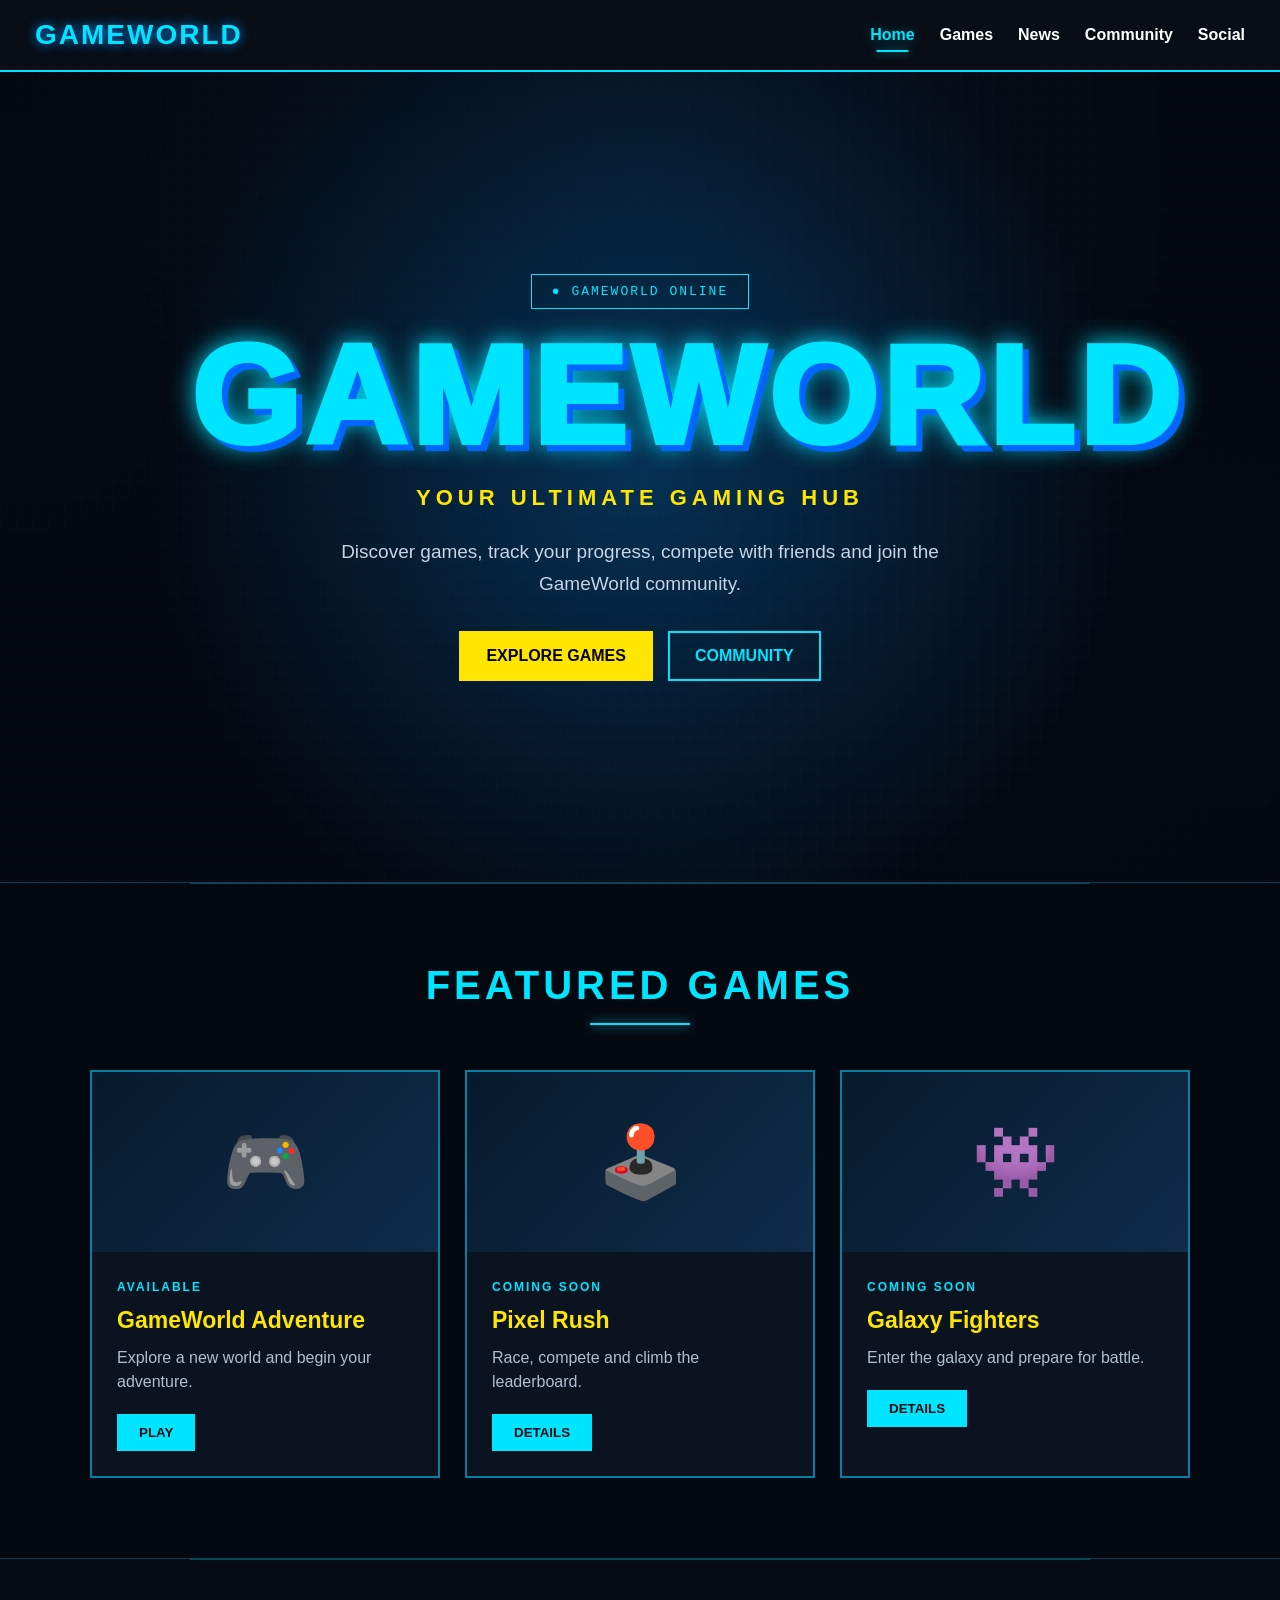
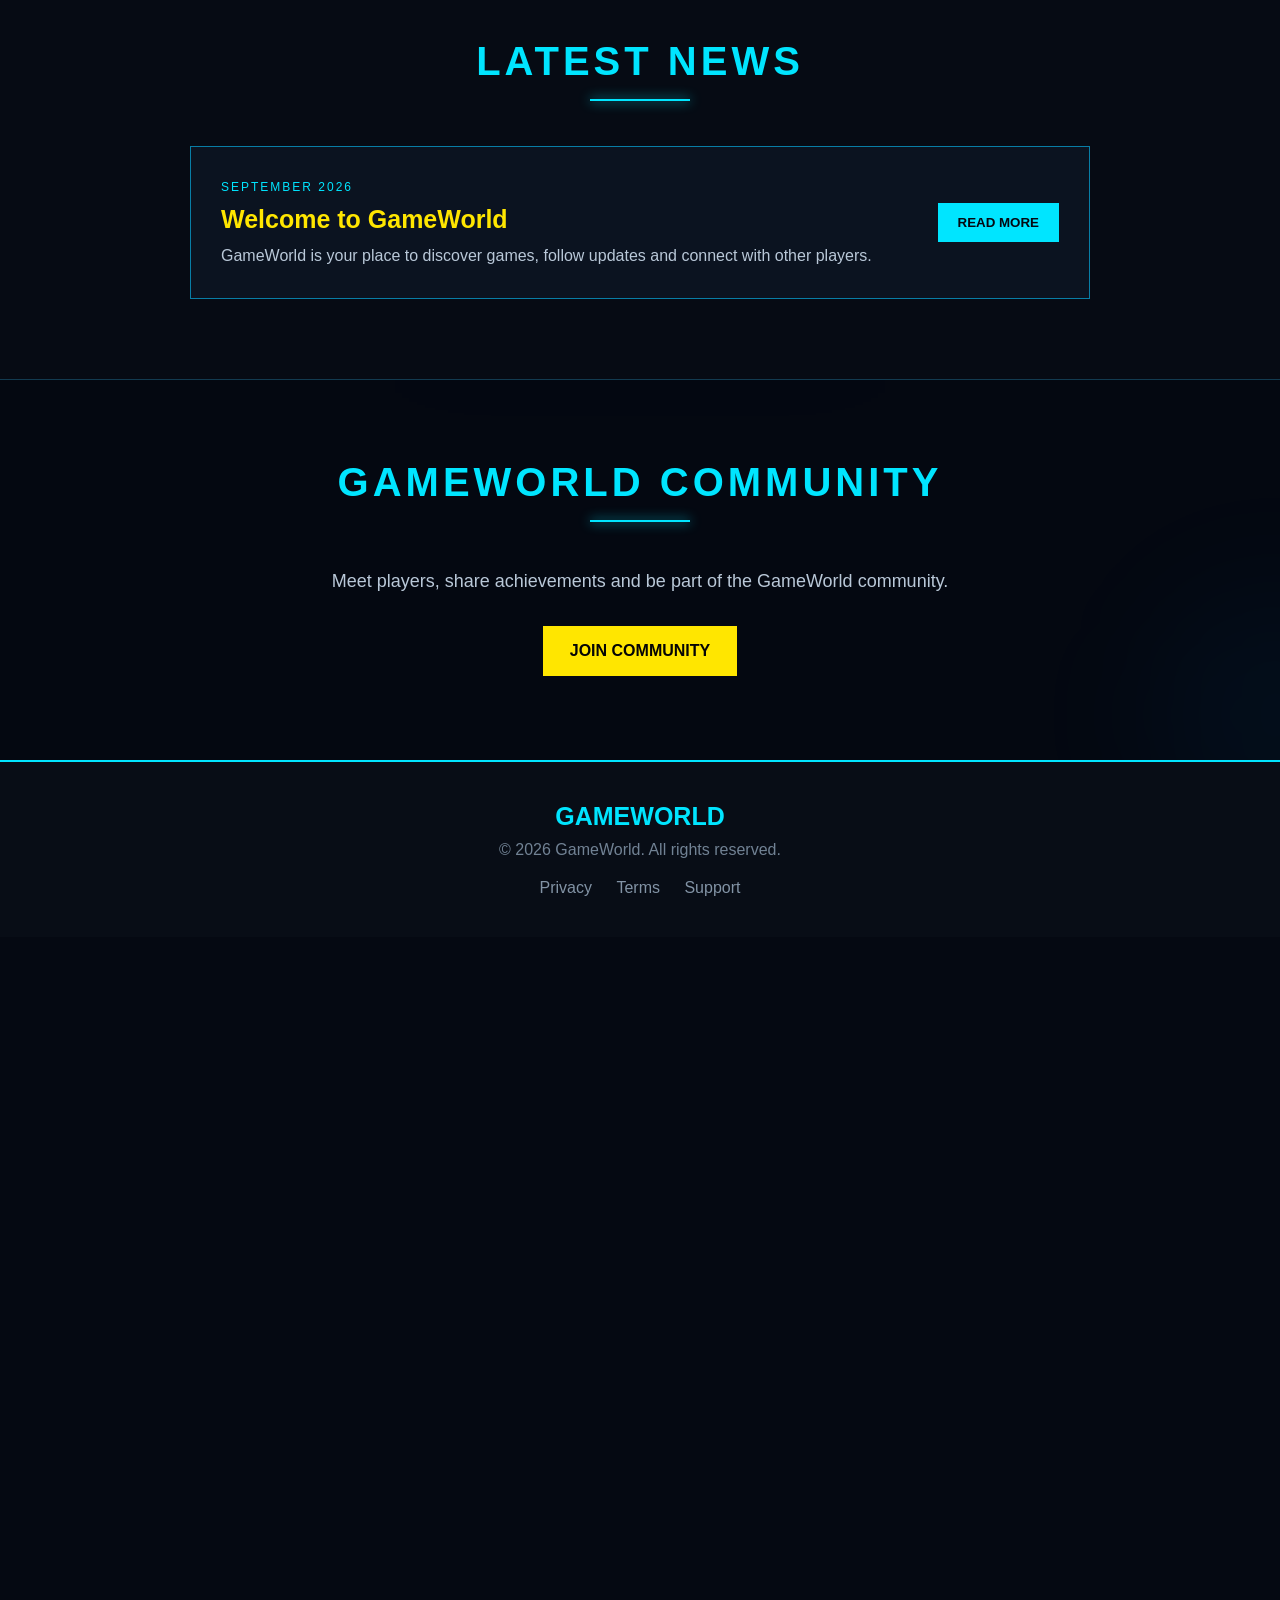
<file: index.html>
<!DOCTYPE html>
<html lang="en">
<head>
    <meta charset="UTF-8">
    <meta name="viewport" content="width=device-width, initial-scale=1.0">

    <title>GameWorld</title>

    <link rel="icon" type="image/svg+xml" href="favicon.svg">

    <link rel="stylesheet" href="style.css">

    <style>

        /* =====================================================
           GLOBAL
        ===================================================== */

        html {
            scroll-behavior: smooth;
        }

        body {
            overflow-x: hidden;
        }


        /* =====================================================
           SCROLL PROGRESS
        ===================================================== */

        .scroll-progress {
            position: fixed;
            top: 0;
            left: 0;
            width: 0%;
            height: 4px;
            background: #00e5ff;
            box-shadow:
                0 0 10px #00e5ff,
                0 0 30px rgba(0, 229, 255, 0.7);
            z-index: 100000;
            pointer-events: none;
        }


        /* =====================================================
           BACKGROUND PARTICLES
        ===================================================== */

        .ambient-background {
            position: fixed;
            inset: 0;
            z-index: -3;
            pointer-events: none;
            overflow: hidden;
            background:
                radial-gradient(
                    circle at 20% 20%,
                    rgba(0, 229, 255, 0.045),
                    transparent 25%
                ),
                radial-gradient(
                    circle at 80% 70%,
                    rgba(0, 150, 255, 0.04),
                    transparent 30%
                );
        }

        .ambient-orb {
            position: absolute;
            border-radius: 50%;
            filter: blur(70px);
            opacity: 0.35;
            animation: orbFloat 9s ease-in-out infinite;
        }

        .ambient-orb.one {
            width: 320px;
            height: 320px;
            left: -130px;
            top: 20%;
            background: rgba(0, 229, 255, 0.09);
        }

        .ambient-orb.two {
            width: 280px;
            height: 280px;
            right: -100px;
            top: 55%;
            background: rgba(0, 140, 255, 0.08);
            animation-delay: -3s;
        }

        .ambient-orb.three {
            width: 230px;
            height: 230px;
            left: 45%;
            bottom: -110px;
            background: rgba(0, 229, 255, 0.06);
            animation-delay: -5s;
        }

        @keyframes orbFloat {

            0%,
            100% {
                transform:
                    translate3d(0, 0, 0)
                    scale(1);
            }

            50% {
                transform:
                    translate3d(35px, -25px, 0)
                    scale(1.08);
            }

        }


        /* =====================================================
           PARTICLES
        ===================================================== */

        .particle-layer {
            position: absolute;
            inset: 0;
            pointer-events: none;
            overflow: hidden;
        }

        .particle {
            position: absolute;
            width: 3px;
            height: 3px;
            border-radius: 50%;
            background: #00e5ff;
            box-shadow:
                0 0 8px #00e5ff;
            opacity: 0;
            animation:
                particleFloat var(--duration)
                linear infinite;
            animation-delay: var(--delay);
            left: var(--x);
            top: 105%;
        }

        @keyframes particleFloat {

            0% {
                opacity: 0;
                transform:
                    translate3d(0, 0, 0)
                    scale(0.6);
            }

            10% {
                opacity: 0.7;
            }

            75% {
                opacity: 0.3;
            }

            100% {
                opacity: 0;
                transform:
                    translate3d(
                        var(--drift),
                        -115vh,
                        0
                    )
                    scale(1.2);
            }

        }


        /* =====================================================
           CURSOR LIGHT
        ===================================================== */

        .cursor-light {
            position: fixed;
            width: 280px;
            height: 280px;
            border-radius: 50%;
            pointer-events: none;
            z-index: -1;
            transform: translate(-50%, -50%);
            background:
                radial-gradient(
                    circle,
                    rgba(0, 229, 255, 0.07),
                    transparent 68%
                );
            filter: blur(10px);
            left: 50%;
            top: 40%;
            transition:
                left 0.08s linear,
                top 0.08s linear;
        }


        /* =====================================================
           HEADER
        ===================================================== */

        .header {
            transition:
                background 0.35s ease,
                box-shadow 0.35s ease,
                backdrop-filter 0.35s ease,
                border-color 0.35s ease;
        }

        .header.scrolled {
            background:
                rgba(2, 8, 14, 0.9);
            backdrop-filter:
                blur(16px);
            box-shadow:
                0 10px 35px rgba(0, 0, 0, 0.3);
        }


        .nav a {
            position: relative;
            transition:
                color 0.25s ease,
                transform 0.25s ease;
        }

        .nav a::after {
            content: "";
            position: absolute;
            left: 50%;
            bottom: -8px;
            width: 0;
            height: 2px;
            background: #00e5ff;
            box-shadow:
                0 0 10px rgba(0, 229, 255, 0.7);
            transform: translateX(-50%);
            transition:
                width 0.3s cubic-bezier(.16,1,.3,1);
        }

        .nav a:hover {
            transform:
                translateY(-2px);
        }

        .nav a:hover::after,
        .nav a.active-nav::after {
            width: 70%;
        }

        .nav a.active-nav {
            color: #00e5ff !important;
            text-shadow:
                0 0 12px rgba(0, 229, 255, 0.35);
        }


        /* =====================================================
           HERO
        ===================================================== */

        .hero {
            position: relative;
            min-height: 90vh;
            overflow: hidden;
            isolation: isolate;
        }

        .hero::before {
            content: "";
            position: absolute;
            inset: 0;
            background:
                linear-gradient(
                    115deg,
                    transparent 0%,
                    rgba(0, 229, 255, 0.025) 45%,
                    transparent 55%
                );
            transform:
                translateX(-100%);
            animation:
                heroSweep 2.2s ease forwards;
            pointer-events: none;
        }

        @keyframes heroSweep {

            to {
                transform:
                    translateX(100%);
            }

        }


        .hero-content {
            opacity: 0;
            transform:
                translateY(55px)
                scale(0.96);
            filter:
                blur(12px);
            animation:
                heroContentIn 1.2s
                cubic-bezier(.16,1,.3,1)
                0.1s forwards;
        }

        @keyframes heroContentIn {

            to {
                opacity: 1;
                transform:
                    translateY(0)
                    scale(1);
                filter:
                    blur(0);
            }

        }


        .hero .status {
            opacity: 0;
            transform:
                translateY(20px);
            animation:
                heroItemIn 0.7s
                cubic-bezier(.16,1,.3,1)
                0.35s forwards;
        }

        .hero h1 {
            opacity: 0;
            transform:
                translateY(35px)
                scale(0.94);
            animation:
                heroItemIn 0.9s
                cubic-bezier(.16,1,.3,1)
                0.5s forwards,
                heroGlow 3.5s ease-in-out 1.4s infinite;
        }

        .hero h2 {
            opacity: 0;
            transform:
                translateY(25px);
            animation:
                heroItemIn 0.8s
                cubic-bezier(.16,1,.3,1)
                0.72s forwards;
        }

        .hero p {
            opacity: 0;
            transform:
                translateY(20px);
            animation:
                heroItemIn 0.75s
                cubic-bezier(.16,1,.3,1)
                0.9s forwards;
        }

        .hero-buttons {
            opacity: 0;
            transform:
                translateY(25px);
            animation:
                heroItemIn 0.75s
                cubic-bezier(.16,1,.3,1)
                1.05s forwards;
        }

        @keyframes heroItemIn {

            to {
                opacity: 1;
                transform:
                    translateY(0)
                    scale(1);
            }

        }

        @keyframes heroGlow {

            0%,
            100% {
                text-shadow:
                    0 0 0 transparent;
            }

            50% {
                text-shadow:
                    0 0 18px rgba(0, 229, 255, 0.25),
                    0 0 50px rgba(0, 229, 255, 0.1);
            }

        }


        /* =====================================================
           HERO BUTTONS
        ===================================================== */

        .hero-buttons a,
        .game-info button,
        .news-card button,
        .community-section .primary-btn {
            position: relative;
            overflow: hidden;
            transition:
                transform 0.28s cubic-bezier(.16,1,.3,1),
                box-shadow 0.28s ease,
                border-color 0.28s ease;
        }

        .hero-buttons a::before,
        .game-info button::before,
        .news-card button::before,
        .community-section .primary-btn::before {
            content: "";
            position: absolute;
            top: 0;
            left: -130%;
            width: 60%;
            height: 100%;
            background:
                linear-gradient(
                    90deg,
                    transparent,
                    rgba(255,255,255,0.4),
                    transparent
                );
            transform:
                skewX(-20deg);
            transition:
                left 0.65s ease;
        }

        .hero-buttons a:hover::before,
        .game-info button:hover::before,
        .news-card button:hover::before,
        .community-section .primary-btn:hover::before {
            left: 160%;
        }

        .hero-buttons a:hover,
        .game-info button:hover,
        .news-card button:hover,
        .community-section .primary-btn:hover {
            transform:
                translateY(-6px)
                scale(1.025);
            box-shadow:
                0 14px 35px
                rgba(0, 229, 255, 0.16);
        }


        /* =====================================================
           SECTION REVEAL
        ===================================================== */

        .reveal {
            opacity: 0;
            transform:
                translateY(80px)
                scale(0.94);
            filter:
                blur(8px);
            transition:
                opacity 1s cubic-bezier(.16,1,.3,1),
                transform 1s cubic-bezier(.16,1,.3,1),
                filter 1s ease;
        }

        .reveal.visible {
            opacity: 1;
            transform:
                translateY(0)
                scale(1);
            filter:
                blur(0);
        }


        .reveal-left {
            opacity: 0;
            transform:
                translateX(-100px)
                scale(0.96);
            filter:
                blur(7px);
            transition:
                opacity 1s cubic-bezier(.16,1,.3,1),
                transform 1s cubic-bezier(.16,1,.3,1),
                filter 1s ease;
        }

        .reveal-left.visible {
            opacity: 1;
            transform:
                translateX(0)
                scale(1);
            filter:
                blur(0);
        }


        .reveal-right {
            opacity: 0;
            transform:
                translateX(100px)
                scale(0.96);
            filter:
                blur(7px);
            transition:
                opacity 1s cubic-bezier(.16,1,.3,1),
                transform 1s cubic-bezier(.16,1,.3,1),
                filter 1s ease;
        }

        .reveal-right.visible {
            opacity: 1;
            transform:
                translateX(0)
                scale(1);
            filter:
                blur(0);
        }


        /* =====================================================
           SECTION TITLES
        ===================================================== */

        .section-title {
            position: relative;
            opacity: 0;
            transform:
                translateY(35px)
                scale(0.96);
            transition:
                opacity 0.8s ease,
                transform 0.8s cubic-bezier(.16,1,.3,1);
        }

        .section-title.visible {
            opacity: 1;
            transform:
                translateY(0)
                scale(1);
        }

        .section-title::after {
            content: "";
            display: block;
            width: 0;
            height: 2px;
            margin: 15px auto 0;
            background: #00e5ff;
            box-shadow:
                0 0 12px #00e5ff;
            transition:
                width 0.9s cubic-bezier(.16,1,.3,1);
        }

        .section-title.visible::after {
            width: 100px;
        }


        /* =====================================================
           GAME GRID
        ===================================================== */

        .game-grid {
            perspective: 1200px;
        }


        /* =====================================================
           GAME CARDS
        ===================================================== */

        .game-card {
            position: relative;
            transform-style:
                preserve-3d;
            opacity: 0;
            transform:
                translateY(100px)
                rotateX(15deg)
                scale(0.9);
            filter:
                blur(8px);
            transition:
                opacity 0.9s cubic-bezier(.16,1,.3,1),
                transform 0.9s cubic-bezier(.16,1,.3,1),
                box-shadow 0.3s ease,
                border-color 0.3s ease;
            will-change:
                transform,
                opacity;
        }

        .game-card.visible {
            opacity: 1;
            transform:
                translateY(0)
                rotateX(0)
                scale(1);
            filter:
                blur(0);
        }

        .game-card:nth-child(1) {
            transition-delay: 0.05s;
        }

        .game-card:nth-child(2) {
            transition-delay: 0.18s;
        }

        .game-card:nth-child(3) {
            transition-delay: 0.31s;
        }


        .game-card::after {
            content: "";
            position: absolute;
            inset: 0;
            border-radius: inherit;
            background:
                linear-gradient(
                    120deg,
                    transparent 25%,
                    rgba(255,255,255,0.12) 45%,
                    transparent 65%
                );
            transform:
                translateX(-120%);
            transition:
                transform 0.65s ease;
            pointer-events: none;
        }

        .game-card:hover::after {
            transform:
                translateX(120%);
        }


        .game-card:hover {
            box-shadow:
                0 25px 65px rgba(0, 0, 0, 0.3),
                0 0 35px
                rgba(0, 229, 255, 0.1);
        }


        .game-image {
            transition:
                transform 0.45s
                cubic-bezier(.16,1,.3,1),
                filter 0.4s ease;
        }

        .game-card:hover .game-image {
            transform:
                translateZ(22px)
                scale(1.08)
                rotate(-2deg);
            filter:
                drop-shadow(
                    0 0 16px
                    rgba(0, 229, 255, 0.2)
                );
        }


        .game-info {
            transform:
                translateZ(15px);
        }


        /* =====================================================
           NEWS
        ===================================================== */

        .news-card {
            opacity: 0;
            transform:
                translateX(-110px)
                rotateY(5deg)
                scale(0.95);
            filter:
                blur(8px);
            transition:
                opacity 1s cubic-bezier(.16,1,.3,1),
                transform 1s cubic-bezier(.16,1,.3,1),
                filter 1s ease,
                box-shadow 0.35s ease;
        }

        .news-card.visible {
            opacity: 1;
            transform:
                translateX(0)
                rotateY(0)
                scale(1);
            filter:
                blur(0);
        }

        .news-card:hover {
            transform:
                translateY(-7px)
                scale(1.01);
            box-shadow:
                0 20px 50px rgba(0,0,0,0.28);
        }


        /* =====================================================
           COMMUNITY
        ===================================================== */

        .community-section {
            position: relative;
            overflow: hidden;
        }

        .community-section::before,
        .community-section::after {
            content: "";
            position: absolute;
            border-radius: 50%;
            pointer-events: none;
        }

        .community-section::before {
            width: 350px;
            height: 350px;
            left: -170px;
            top: 50%;
            transform:
                translateY(-50%);
            background:
                rgba(0,229,255,0.055);
            filter:
                blur(75px);
            animation:
                communityOrb 6s ease-in-out infinite;
        }

        .community-section::after {
            width: 250px;
            height: 250px;
            right: -120px;
            bottom: -80px;
            background:
                rgba(0,150,255,0.045);
            filter:
                blur(65px);
            animation:
                communityOrb2 7s ease-in-out infinite;
        }

        @keyframes communityOrb {

            0%,
            100% {
                transform:
                    translateY(-50%)
                    translateX(0);
            }

            50% {
                transform:
                    translateY(-50%)
                    translateX(90px);
            }

        }

        @keyframes communityOrb2 {

            0%,
            100% {
                transform:
                    translate(0,0);
            }

            50% {
                transform:
                    translate(-70px,-35px);
            }

        }


        .community-text {
            opacity: 0;
            transform:
                translateY(40px);
            transition:
                opacity 0.8s ease,
                transform 0.8s
                cubic-bezier(.16,1,.3,1);
        }

        .community-text.visible {
            opacity: 1;
            transform:
                translateY(0);
        }


        .community-section .primary-btn {
            opacity: 0;
            transform:
                translateY(45px)
                scale(0.92);
            transition:
                opacity 0.8s 0.12s ease,
                transform 0.8s 0.12s
                    cubic-bezier(.16,1,.3,1),
                box-shadow 0.3s ease;
        }

        .community-section .primary-btn.visible {
            opacity: 1;
            transform:
                translateY(0)
                scale(1);
        }


        /* =====================================================
           FOOTER
        ===================================================== */

        .footer {
            position: relative;
        }

        .footer-logo {
            transition:
                transform 0.35s ease,
                text-shadow 0.35s ease;
        }

        .footer-logo:hover {
            transform:
                scale(1.05);
            text-shadow:
                0 0 18px
                rgba(0,229,255,0.35);
        }


        /* =====================================================
           MODALS
        ===================================================== */

        .site-modal {
            opacity: 0;
            pointer-events: none;
            transition:
                opacity 0.3s ease;
        }

        .site-modal.active {
            opacity: 1;
            pointer-events: auto;
        }

        .site-modal-box {
            transform:
                translateY(35px)
                scale(0.94)
                rotateX(4deg);
            opacity: 0;
            transition:
                transform 0.4s
                    cubic-bezier(.16,1,.3,1),
                opacity 0.3s ease;
        }

        .site-modal.active .site-modal-box {
            transform:
                translateY(0)
                scale(1)
                rotateX(0);
            opacity: 1;
        }


        /* =====================================================
           BACK TO TOP
        ===================================================== */

        .back-to-top {
            position: fixed;
            right: 25px;
            bottom: 25px;
            width: 48px;
            height: 48px;
            display: flex;
            align-items: center;
            justify-content: center;
            background:
                rgba(4, 12, 20, 0.9);
            color: #00e5ff;
            border: 1px solid #00e5ff;
            cursor: pointer;
            font-size: 18px;
            z-index: 9000;
            opacity: 0;
            visibility: hidden;
            transform:
                translateY(20px)
                scale(0.8);
            transition:
                opacity 0.3s ease,
                visibility 0.3s ease,
                transform 0.3s
                    cubic-bezier(.16,1,.3,1),
                background 0.25s ease;
            box-shadow:
                0 0 20px rgba(0,229,255,0.08);
        }

        .back-to-top.visible {
            opacity: 1;
            visibility: visible;
            transform:
                translateY(0)
                scale(1);
        }

        .back-to-top:hover {
            background: #00e5ff;
            color: #031018;
            transform:
                translateY(-5px)
                scale(1.05);
        }


        /* =====================================================
           PAGE SECTIONS
        ===================================================== */

        .section {
            position: relative;
        }

        .section::before {
            content: "";
            position: absolute;
            top: 0;
            left: 50%;
            width: 0;
            height: 1px;
            background: rgba(0,229,255,0.3);
            box-shadow:
                0 0 12px rgba(0,229,255,0.15);
            transform:
                translateX(-50%);
            transition:
                width 1.2s
                cubic-bezier(.16,1,.3,1);
        }

        .section.section-visible::before {
            width: min(900px, 85%);
        }


        /* =====================================================
           REDUCED MOTION
        ===================================================== */

        @media (prefers-reduced-motion: reduce) {

            html {
                scroll-behavior: auto;
            }

            *,
            *::before,
            *::after {
                animation-duration: 0.01ms !important;
                animation-delay: 0ms !important;
                transition-duration: 0.01ms !important;
            }

        }


        /* =====================================================
           MOBILE
        ===================================================== */

        @media (max-width: 700px) {

            .cursor-light {
                display: none;
            }

            .ambient-orb {
                filter:
                    blur(50px);
            }

            .hero {
                min-height: 80vh;
            }

            .back-to-top {
                right: 15px;
                bottom: 15px;
            }

        }

    </style>
</head>

<body>

    <!-- =====================================================
         AMBIENT BACKGROUND
    ===================================================== -->

    <div class="ambient-background">

        <div class="ambient-orb one"></div>
        <div class="ambient-orb two"></div>
        <div class="ambient-orb three"></div>

        <div
            class="particle-layer"
            id="particleLayer"
        ></div>

    </div>


    <div
        class="cursor-light"
        id="cursorLight"
    ></div>


    <div
        class="scroll-progress"
        id="scrollProgress"
    ></div>


    <!-- =====================================================
         HEADER
    ===================================================== -->

    <header class="header">

        <a
            href="#home"
            class="logo"
        >
            GAMEWORLD
        </a>

        <nav class="nav">

            <a
                href="#home"
                class="active-nav"
            >
                Home
            </a>

            <a href="#games">
                Games
            </a>

            <a href="#news">
                News
            </a>

            <a href="#community">
                Community
            </a>

            <a href="social.html">
                Social
            </a>

        </nav>

    </header>


    <!-- =====================================================
         MAIN
    ===================================================== -->

    <main>

        <!-- =================================================
             HOME
        ================================================== -->

        <section
            id="home"
            class="hero"
        >

            <div class="hero-content">

                <div class="status">
                    ● GAMEWORLD ONLINE
                </div>

                <h1>
                    GAMEWORLD
                </h1>

                <h2>
                    YOUR ULTIMATE GAMING HUB
                </h2>

                <p>
                    Discover games, track your progress,
                    compete with friends and join the GameWorld community.
                </p>

                <div class="hero-buttons">

                    <a
                        href="#games"
                        class="primary-btn magnetic"
                    >
                        EXPLORE GAMES
                    </a>

                    <a
                        href="https://discord.gg/JVSktFN2E4"
                        target="_blank"
                        rel="noopener noreferrer"
                        class="secondary-btn magnetic"
                    >
                        COMMUNITY
                    </a>

                </div>

            </div>

        </section>


        <!-- =================================================
             GAMES
        ================================================== -->

        <section
            id="games"
            class="section"
        >

            <h2
                class="section-title reveal"
            >
                FEATURED GAMES
            </h2>

            <div class="game-grid">

                <!-- GAME 1 -->

                <div
                    class="game-card"
                    data-tilt
                >

                    <div class="game-image">
                        🎮
                    </div>

                    <div class="game-info">

                        <span class="game-status">
                            AVAILABLE
                        </span>

                        <h3>
                            GameWorld Adventure
                        </h3>

                        <p>
                            Explore a new world and begin your adventure.
                        </p>

                        <button
                            class="magnetic"
                            onclick="playGame('GameWorld Adventure')"
                        >
                            PLAY
                        </button>

                    </div>

                </div>


                <!-- GAME 2 -->

                <div
                    class="game-card"
                    data-tilt
                >

                    <div class="game-image">
                        🕹️
                    </div>

                    <div class="game-info">

                        <span class="game-status">
                            COMING SOON
                        </span>

                        <h3>
                            Pixel Rush
                        </h3>

                        <p>
                            Race, compete and climb the leaderboard.
                        </p>

                        <button
                            class="magnetic"
                            onclick="comingSoon()"
                        >
                            DETAILS
                        </button>

                    </div>

                </div>


                <!-- GAME 3 -->

                <div
                    class="game-card"
                    data-tilt
                >

                    <div class="game-image">
                        👾
                    </div>

                    <div class="game-info">

                        <span class="game-status">
                            COMING SOON
                        </span>

                        <h3>
                            Galaxy Fighters
                        </h3>

                        <p>
                            Enter the galaxy and prepare for battle.
                        </p>

                        <button
                            class="magnetic"
                            onclick="comingSoon()"
                        >
                            DETAILS
                        </button>

                    </div>

                </div>

            </div>

        </section>


        <!-- =================================================
             NEWS
        ================================================== -->

        <section
            id="news"
            class="section news-section"
        >

            <h2
                class="section-title reveal"
            >
                LATEST NEWS
            </h2>

            <div class="news-card">

                <div>

                    <span class="news-date">
                        SEPTEMBER 2026
                    </span>

                    <h3>
                        Welcome to GameWorld
                    </h3>

                    <p>
                        GameWorld is your place to discover games,
                        follow updates and connect with other players.
                    </p>

                </div>

                <button
                    class="magnetic"
                    onclick="showNews()"
                >
                    READ MORE
                </button>

            </div>

        </section>


        <!-- =================================================
             COMMUNITY
        ================================================== -->

        <section
            id="community"
            class="section community-section"
        >

            <h2
                class="section-title reveal"
            >
                GAMEWORLD COMMUNITY
            </h2>

            <p class="community-text">
                Meet players, share achievements and be part of
                the GameWorld community.
            </p>

            <a
                href="https://discord.gg/JVSktFN2E4"
                target="_blank"
                rel="noopener noreferrer"
                class="primary-btn magnetic"
            >
                JOIN COMMUNITY
            </a>

        </section>

    </main>


    <!-- =====================================================
         FOOTER
    ===================================================== -->

    <footer class="footer">

        <div class="footer-logo">
            GAMEWORLD
        </div>

        <p>
            © 2026 GameWorld. All rights reserved.
        </p>

        <div class="footer-links">

            <a
                href="#"
                onclick="
                    openSiteModal('privacyModal');
                    return false;
                "
            >
                Privacy
            </a>

            <a
                href="#"
                onclick="
                    openSiteModal('termsModal');
                    return false;
                "
            >
                Terms
            </a>

            <a
                href="#"
                onclick="
                    openSiteModal('supportModal');
                    return false;
                "
            >
                Support
            </a>

        </div>

    </footer>


    <!-- =====================================================
         BACK TO TOP
    ===================================================== -->

    <button
        class="back-to-top"
        id="backToTop"
        onclick="window.scrollTo({top: 0, behavior: 'smooth'})"
        aria-label="Back to top"
    >
        ↑
    </button>


    <!-- =====================================================
         PRIVACY MODAL
    ===================================================== -->

    <div
        class="site-modal"
        id="privacyModal"
        onclick="
            closeModalOnBackground(
                event,
                'privacyModal'
            )
        "
    >

        <div class="site-modal-box">

            <button
                class="modal-close"
                onclick="
                    closeSiteModal(
                        'privacyModal'
                    )
                "
            >
                ✕
            </button>

            <h2>
                🔒 GAMEWORLD PRIVACY
            </h2>

            <p>
                Your privacy matters to GameWorld.
            </p>

            <h3>
                Information
            </h3>

            <p>
                GameWorld may store information needed
                to provide website and game features,
                such as settings, usernames and game progress.
            </p>

            <h3>
                Your Data
            </h3>

            <p>
                GameWorld should only collect information
                that is needed for the features you use.
            </p>

            <h3>
                Third Parties
            </h3>

            <p>
                External services may be used to provide
                specific GameWorld features.
            </p>

            <h3>
                Questions
            </h3>

            <p>
                For privacy questions, please contact
                GameWorld support.
            </p>

        </div>

    </div>


    <!-- =====================================================
         TERMS MODAL
    ===================================================== -->

    <div
        class="site-modal"
        id="termsModal"
        onclick="
            closeModalOnBackground(
                event,
                'termsModal'
            )
        "
    >

        <div class="site-modal-box">

            <button
                class="modal-close"
                onclick="
                    closeSiteModal(
                        'termsModal'
                    )
                "
            >
                ✕
            </button>

            <h2>
                📜 GAMEWORLD TERMS
            </h2>

            <p>
                By using GameWorld, you agree to use the
                website and its games responsibly.
            </p>

            <h3>
                Fair Play
            </h3>

            <p>
                Do not attempt to cheat, exploit bugs,
                damage the service or interfere with
                other players.
            </p>

            <h3>
                Community
            </h3>

            <p>
                Treat other players respectfully and follow
                the rules of GameWorld community spaces.
            </p>

            <h3>
                Game Features
            </h3>

            <p>
                GameWorld features may change, be updated,
                or be temporarily unavailable while the
                website and games are being developed.
            </p>

            <h3>
                Questions
            </h3>

            <p>
                Contact GameWorld support if you have a
                question about these terms.
            </p>

        </div>

    </div>


    <!-- =====================================================
         SUPPORT MODAL
    ===================================================== -->

    <div
        class="site-modal"
        id="supportModal"
        onclick="
            closeModalOnBackground(
                event,
                'supportModal'
            )
        "
    >

        <div class="site-modal-box">

            <button
                class="modal-close"
                onclick="
                    closeSiteModal(
                        'supportModal'
                    )
                "
            >
                ✕
            </button>

            <h2>
                🛠 GAMEWORLD SUPPORT
            </h2>

            <p>
                Need help with GameWorld?
            </p>

            <h3>
                Game problems
            </h3>

            <p>
                Please include the game name and explain
                what happened when reporting a problem.
            </p>

            <h3>
                Website problems
            </h3>

            <p>
                Tell us which page or feature is causing
                the problem and what you expected to happen.
            </p>

            <h3>
                Community
            </h3>

            <p>
                You can also use the GameWorld community
                to keep up with updates and announcements.
            </p>

            <a
                href="https://discord.gg/JVSktFN2E4"
                target="_blank"
                rel="noopener noreferrer"
                class="support-button"
                onclick="
                    closeSiteModal(
                        'supportModal'
                    )
                "
            >
                JOIN GAMEWORLD COMMUNITY
            </a>

        </div>

    </div>


    <!-- =====================================================
         SCRIPT
    ===================================================== -->

    <script src="script.js"></script>

    <script>

        /* =====================================================
           PARTICLES
        ===================================================== */

        const particleLayer =
            document.getElementById(
                "particleLayer"
            );

        for (
            let i = 0;
            i < 32;
            i++
        ) {

            const particle =
                document.createElement(
                    "div"
                );

            particle.className =
                "particle";

            particle.style.setProperty(
                "--x",
                Math.random() * 100 + "%"
            );

            particle.style.setProperty(
                "--duration",
                (
                    8 +
                    Math.random() * 12
                ) +
                "s"
            );

            particle.style.setProperty(
                "--delay",
                (
                    Math.random() * -15
                ) +
                "s"
            );

            particle.style.setProperty(
                "--drift",
                (
                    Math.random() * 160 -
                    80
                ) +
                "px"
            );

            particle.style.width =
                (
                    1 +
                    Math.random() * 3
                ) +
                "px";

            particle.style.height =
                particle.style.width;

            particleLayer.appendChild(
                particle
            );

        }


        /* =====================================================
           CURSOR LIGHT
        ===================================================== */

        const cursorLight =
            document.getElementById(
                "cursorLight"
            );


        let cursorX =
            window.innerWidth / 2;

        let cursorY =
            window.innerHeight / 2;


        window.addEventListener(
            "pointermove",
            event => {

                cursorX =
                    event.clientX;

                cursorY =
                    event.clientY;

                cursorLight.style.left =
                    cursorX +
                    "px";

                cursorLight.style.top =
                    cursorY +
                    "px";

            },
            {
                passive: true
            }
        );


        /* =====================================================
           SCROLL PROGRESS
        ===================================================== */

        const scrollProgress =
            document.getElementById(
                "scrollProgress"
            );


        function updateScrollProgress() {

            const total =
                document.documentElement.scrollHeight -
                window.innerHeight;

            if (
                total <= 0
            ) {

                scrollProgress.style.width =
                    "0%";

                return;

            }


            const amount =
                (
                    window.scrollY /
                    total
                ) *
                100;


            scrollProgress.style.width =
                Math.min(
                    100,
                    Math.max(
                        0,
                        amount
                    )
                ) +
                "%";

        }


        window.addEventListener(
            "scroll",
            updateScrollProgress,
            {
                passive: true
            }
        );

        updateScrollProgress();


        /* =====================================================
           HEADER
        ===================================================== */

        const header =
            document.querySelector(
                ".header"
            );


        function updateHeader() {

            header.classList.toggle(
                "scrolled",
                window.scrollY > 30
            );

        }


        window.addEventListener(
            "scroll",
            updateHeader,
            {
                passive: true
            }
        );

        updateHeader();


        /* =====================================================
           BACK TO TOP
        ===================================================== */

        const backToTop =
            document.getElementById(
                "backToTop"
            );


        function updateBackToTop() {

            backToTop.classList.toggle(
                "visible",
                window.scrollY > 500
            );

        }


        window.addEventListener(
            "scroll",
            updateBackToTop,
            {
                passive: true
            }
        );


        /* =====================================================
           SCROLL REVEAL
        ===================================================== */

        const revealItems =
            document.querySelectorAll(
                ".reveal, .game-card, .news-card, .community-text, .community-section .primary-btn, .section"
            );


        const revealObserver =
            new IntersectionObserver(
                entries => {

                    entries.forEach(
                        entry => {

                            if (
                                !entry.isIntersecting
                            ) {
                                return;
                            }


                            entry.target.classList.add(
                                "visible"
                            );


                            if (
                                entry.target.classList.contains(
                                    "section"
                                )
                            ) {

                                entry.target.classList.add(
                                    "section-visible"
                                );

                            }


                            revealObserver.unobserve(
                                entry.target
                            );

                        }
                    );

                },
                {
                    threshold: 0.16,
                    rootMargin:
                        "0px 0px -70px 0px"
                }
            );


        revealItems.forEach(
            element => {

                revealObserver.observe(
                    element
                );

            }
        );


        /* =====================================================
           ACTIVE NAV
        ===================================================== */

        const sections =
            document.querySelectorAll(
                "main section[id]"
            );


        const navLinks =
            document.querySelectorAll(
                ".nav a[href^='#']"
            );


        const navObserver =
            new IntersectionObserver(
                entries => {

                    entries.forEach(
                        entry => {

                            if (
                                !entry.isIntersecting
                            ) {
                                return;
                            }


                            navLinks.forEach(
                                link => {

                                    link.classList.remove(
                                        "active-nav"
                                    );

                                }
                            );


                            const activeLink =
                                document.querySelector(
                                    '.nav a[href="#' +
                                    entry.target.id +
                                    '"]'
                                );


                            if (
                                activeLink
                            ) {

                                activeLink.classList.add(
                                    "active-nav"
                                );

                            }

                        }
                    );

                },
                {
                    threshold: 0.45
                }
            );


        sections.forEach(
            section => {

                navObserver.observe(
                    section
                );

            }
        );


        /* =====================================================
           HERO PARALLAX
        ===================================================== */

        const hero =
            document.querySelector(
                ".hero"
            );

        const heroContent =
            document.querySelector(
                ".hero-content"
            );


        function updateHeroParallax() {

            if (
                window.scrollY >
                window.innerHeight
            ) {
                return;
            }


            const offset =
                window.scrollY *
                0.12;


            heroContent.style.marginTop =
                offset +
                "px";

        }


        window.addEventListener(
            "scroll",
            updateHeroParallax,
            {
                passive: true
            }
        );


        /* =====================================================
           3D GAME CARD TILT
        ===================================================== */

        const tiltCards =
            document.querySelectorAll(
                "[data-tilt]"
            );


        tiltCards.forEach(
            card => {

                card.addEventListener(
                    "pointermove",
                    event => {

                        if (
                            window.innerWidth < 800
                        ) {
                            return;
                        }


                        const rect =
                            card.getBoundingClientRect();


                        const x =
                            event.clientX -
                            rect.left;


                        const y =
                            event.clientY -
                            rect.top;


                        const centerX =
                            rect.width /
                            2;


                        const centerY =
                            rect.height /
                            2;


                        const rotateY =
                            (
                                x -
                                centerX
                            ) /
                            18;


                        const rotateX =
                            (
                                centerY -
                                y
                            ) /
                            18;


                        card.style.transform =
                            "perspective(1000px) " +
                            "rotateX(" +
                            rotateX +
                            "deg) " +
                            "rotateY(" +
                            rotateY +
                            "deg) " +
                            "translateY(-7px) " +
                            "scale(1.02)";

                    }
                );


                card.addEventListener(
                    "pointerleave",
                    () => {

                        card.style.transform =
                            "";

                    }
                );

            }
        );


        /* =====================================================
           MAGNETIC BUTTONS
        ===================================================== */

        const magneticElements =
            document.querySelectorAll(
                ".magnetic"
            );


        magneticElements.forEach(
            element => {

                element.addEventListener(
                    "pointermove",
                    event => {

                        if (
                            window.innerWidth < 700
                        ) {
                            return;
                        }


                        const rect =
                            element.getBoundingClientRect();


                        const x =
                            event.clientX -
                            rect.left -
                            rect.width /
                            2;


                        const y =
                            event.clientY -
                            rect.top -
                            rect.height /
                            2;


                        element.style.transform =
                            "translate(" +
                            (
                                x * 0.10
                            ) +
                            "px, " +
                            (
                                y * 0.10
                            ) +
                            "px)";

                    }
                );


                element.addEventListener(
                    "pointerleave",
                    () => {

                        element.style.transform =
                            "";

                    }
                );

            }
        );


        /* =====================================================
           SMOOTH SECTION MOVEMENT
        ===================================================== */

        let lastScrollY =
            window.scrollY;


        let scrollVelocity =
            0;


        function updateScrollMotion() {

            scrollVelocity =
                window.scrollY -
                lastScrollY;


            lastScrollY =
                window.scrollY;


            const cards =
                document.querySelectorAll(
                    ".game-card.visible"
                );


            cards.forEach(
                card => {

                    const rect =
                        card.getBoundingClientRect();


                    if (
                        rect.bottom < 0 ||
                        rect.top >
                        window.innerHeight
                    ) {
                        return;
                    }


                    const amount =
                        Math.max(
                            -1,
                            Math.min(
                                1,
                                scrollVelocity *
                                0.002
                            )
                        );


                    card.style.setProperty(
                        "--scroll-skew",
                        amount
                    );

                }
            );

        }


        window.addEventListener(
            "scroll",
            updateScrollMotion,
            {
                passive: true
            }
        );


        /* =====================================================
           MODALS
        ===================================================== */

        function openSiteModal(id) {

            const modal =
                document.getElementById(
                    id
                );


            if (!modal) {
                return;
            }


            modal.classList.add(
                "active"
            );


            document.body.style.overflow =
                "hidden";

        }


        function closeSiteModal(id) {

            const modal =
                document.getElementById(
                    id
                );


            if (!modal) {
                return;
            }


            modal.classList.remove(
                "active"
            );


            document.body.style.overflow =
                "";

        }


        function closeModalOnBackground(
            event,
            id
        ) {

            if (
                event.target.id === id
            ) {

                closeSiteModal(
                    id
                );

            }

        }


        document.addEventListener(
            "keydown",
            event => {

                if (
                    event.key !== "Escape"
                ) {
                    return;
                }


                document
                    .querySelectorAll(
                        ".site-modal.active"
                    )
                    .forEach(
                        modal => {

                            modal.classList.remove(
                                "active"
                            );

                        }
                    );


                document.body.style.overflow =
                    "";

            }
        );


        /* =====================================================
           INITIAL UPDATE
        ===================================================== */

        updateBackToTop();

    </script>

</body>
</html>
</file>
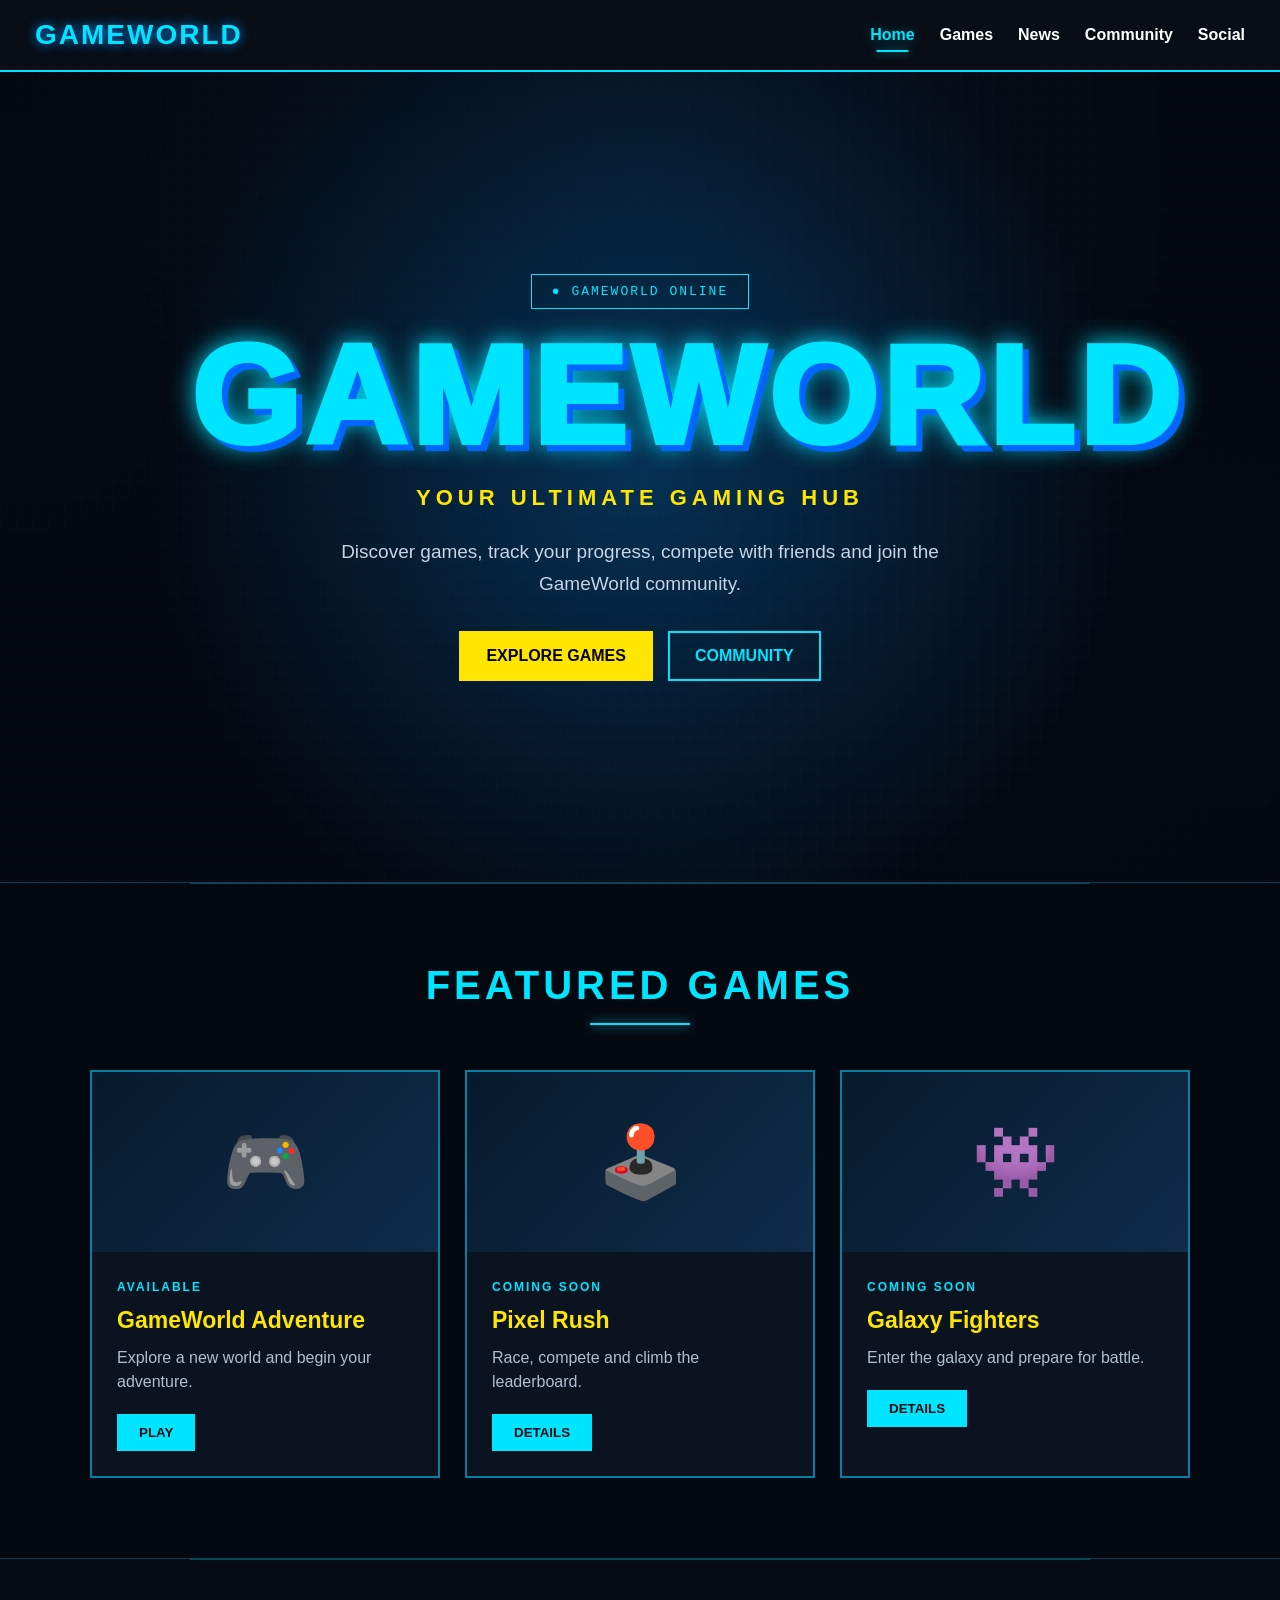
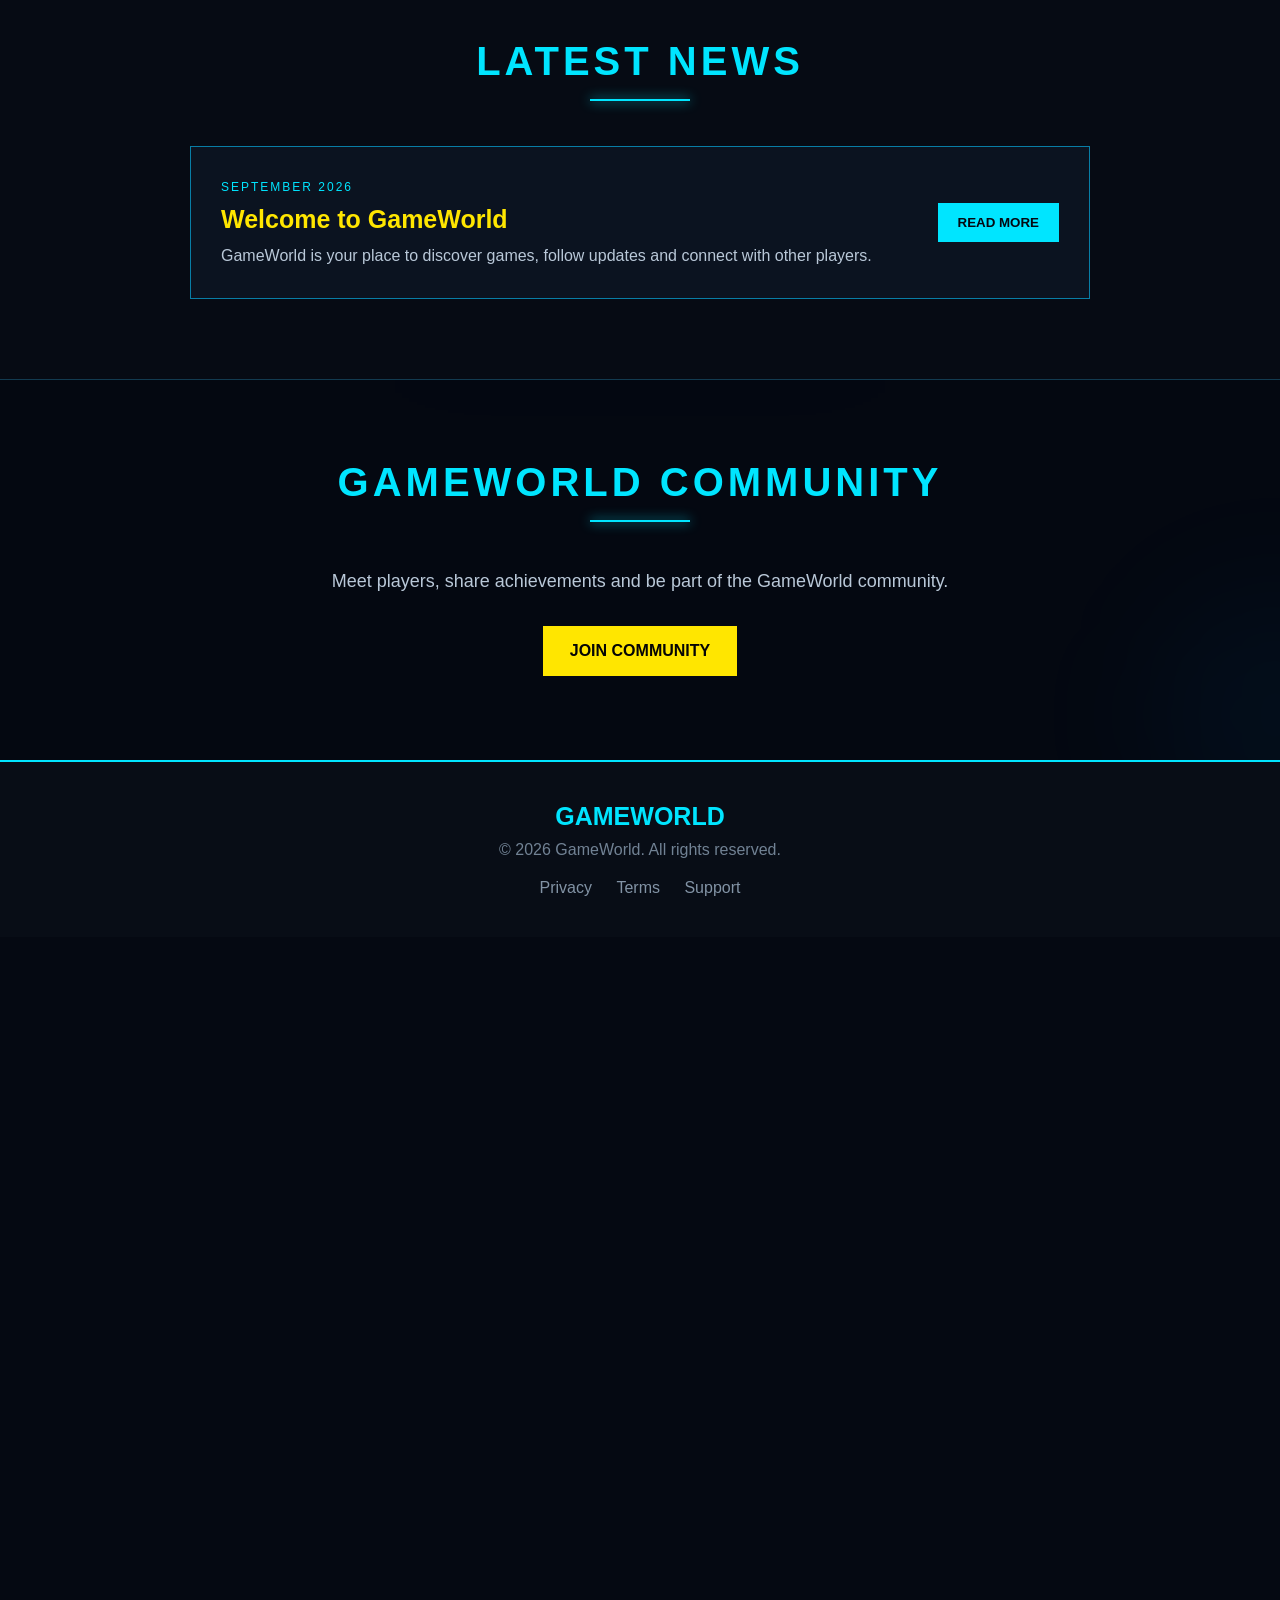
<file: index (1).html>
<!DOCTYPE html>
<html lang="en">
<head>
    <meta charset="UTF-8">
    <meta name="viewport" content="width=device-width, initial-scale=1.0">

    <title>GameWorld</title>

    <link rel="icon" type="image/svg+xml" href="favicon.svg">

    <link rel="stylesheet" href="style.css">

    <style>

        /* =====================================================
           GLOBAL
        ===================================================== */

        html {
            scroll-behavior: smooth;
        }

        body {
            overflow-x: hidden;
        }


        /* =====================================================
           SCROLL PROGRESS
        ===================================================== */

        .scroll-progress {
            position: fixed;
            top: 0;
            left: 0;
            width: 0%;
            height: 4px;
            background: #00e5ff;
            box-shadow:
                0 0 10px #00e5ff,
                0 0 30px rgba(0, 229, 255, 0.7);
            z-index: 100000;
            pointer-events: none;
        }


        /* =====================================================
           BACKGROUND PARTICLES
        ===================================================== */

        .ambient-background {
            position: fixed;
            inset: 0;
            z-index: -3;
            pointer-events: none;
            overflow: hidden;
            background:
                radial-gradient(
                    circle at 20% 20%,
                    rgba(0, 229, 255, 0.045),
                    transparent 25%
                ),
                radial-gradient(
                    circle at 80% 70%,
                    rgba(0, 150, 255, 0.04),
                    transparent 30%
                );
        }

        .ambient-orb {
            position: absolute;
            border-radius: 50%;
            filter: blur(70px);
            opacity: 0.35;
            animation: orbFloat 9s ease-in-out infinite;
        }

        .ambient-orb.one {
            width: 320px;
            height: 320px;
            left: -130px;
            top: 20%;
            background: rgba(0, 229, 255, 0.09);
        }

        .ambient-orb.two {
            width: 280px;
            height: 280px;
            right: -100px;
            top: 55%;
            background: rgba(0, 140, 255, 0.08);
            animation-delay: -3s;
        }

        .ambient-orb.three {
            width: 230px;
            height: 230px;
            left: 45%;
            bottom: -110px;
            background: rgba(0, 229, 255, 0.06);
            animation-delay: -5s;
        }

        @keyframes orbFloat {

            0%,
            100% {
                transform:
                    translate3d(0, 0, 0)
                    scale(1);
            }

            50% {
                transform:
                    translate3d(35px, -25px, 0)
                    scale(1.08);
            }

        }


        /* =====================================================
           PARTICLES
        ===================================================== */

        .particle-layer {
            position: absolute;
            inset: 0;
            pointer-events: none;
            overflow: hidden;
        }

        .particle {
            position: absolute;
            width: 3px;
            height: 3px;
            border-radius: 50%;
            background: #00e5ff;
            box-shadow:
                0 0 8px #00e5ff;
            opacity: 0;
            animation:
                particleFloat var(--duration)
                linear infinite;
            animation-delay: var(--delay);
            left: var(--x);
            top: 105%;
        }

        @keyframes particleFloat {

            0% {
                opacity: 0;
                transform:
                    translate3d(0, 0, 0)
                    scale(0.6);
            }

            10% {
                opacity: 0.7;
            }

            75% {
                opacity: 0.3;
            }

            100% {
                opacity: 0;
                transform:
                    translate3d(
                        var(--drift),
                        -115vh,
                        0
                    )
                    scale(1.2);
            }

        }


        /* =====================================================
           CURSOR LIGHT
        ===================================================== */

        .cursor-light {
            position: fixed;
            width: 280px;
            height: 280px;
            border-radius: 50%;
            pointer-events: none;
            z-index: -1;
            transform: translate(-50%, -50%);
            background:
                radial-gradient(
                    circle,
                    rgba(0, 229, 255, 0.07),
                    transparent 68%
                );
            filter: blur(10px);
            left: 50%;
            top: 40%;
            transition:
                left 0.08s linear,
                top 0.08s linear;
        }


        /* =====================================================
           HEADER
        ===================================================== */

        .header {
            transition:
                background 0.35s ease,
                box-shadow 0.35s ease,
                backdrop-filter 0.35s ease,
                border-color 0.35s ease;
        }

        .header.scrolled {
            background:
                rgba(2, 8, 14, 0.9);
            backdrop-filter:
                blur(16px);
            box-shadow:
                0 10px 35px rgba(0, 0, 0, 0.3);
        }


        .nav a {
            position: relative;
            transition:
                color 0.25s ease,
                transform 0.25s ease;
        }

        .nav a::after {
            content: "";
            position: absolute;
            left: 50%;
            bottom: -8px;
            width: 0;
            height: 2px;
            background: #00e5ff;
            box-shadow:
                0 0 10px rgba(0, 229, 255, 0.7);
            transform: translateX(-50%);
            transition:
                width 0.3s cubic-bezier(.16,1,.3,1);
        }

        .nav a:hover {
            transform:
                translateY(-2px);
        }

        .nav a:hover::after,
        .nav a.active-nav::after {
            width: 70%;
        }

        .nav a.active-nav {
            color: #00e5ff !important;
            text-shadow:
                0 0 12px rgba(0, 229, 255, 0.35);
        }


        /* =====================================================
           HERO
        ===================================================== */

        .hero {
            position: relative;
            min-height: 90vh;
            overflow: hidden;
            isolation: isolate;
        }

        .hero::before {
            content: "";
            position: absolute;
            inset: 0;
            background:
                linear-gradient(
                    115deg,
                    transparent 0%,
                    rgba(0, 229, 255, 0.025) 45%,
                    transparent 55%
                );
            transform:
                translateX(-100%);
            animation:
                heroSweep 2.2s ease forwards;
            pointer-events: none;
        }

        @keyframes heroSweep {

            to {
                transform:
                    translateX(100%);
            }

        }


        .hero-content {
            opacity: 0;
            transform:
                translateY(55px)
                scale(0.96);
            filter:
                blur(12px);
            animation:
                heroContentIn 1.2s
                cubic-bezier(.16,1,.3,1)
                0.1s forwards;
        }

        @keyframes heroContentIn {

            to {
                opacity: 1;
                transform:
                    translateY(0)
                    scale(1);
                filter:
                    blur(0);
            }

        }


        .hero .status {
            opacity: 0;
            transform:
                translateY(20px);
            animation:
                heroItemIn 0.7s
                cubic-bezier(.16,1,.3,1)
                0.35s forwards;
        }

        .hero h1 {
            opacity: 0;
            transform:
                translateY(35px)
                scale(0.94);
            animation:
                heroItemIn 0.9s
                cubic-bezier(.16,1,.3,1)
                0.5s forwards,
                heroGlow 3.5s ease-in-out 1.4s infinite;
        }

        .hero h2 {
            opacity: 0;
            transform:
                translateY(25px);
            animation:
                heroItemIn 0.8s
                cubic-bezier(.16,1,.3,1)
                0.72s forwards;
        }

        .hero p {
            opacity: 0;
            transform:
                translateY(20px);
            animation:
                heroItemIn 0.75s
                cubic-bezier(.16,1,.3,1)
                0.9s forwards;
        }

        .hero-buttons {
            opacity: 0;
            transform:
                translateY(25px);
            animation:
                heroItemIn 0.75s
                cubic-bezier(.16,1,.3,1)
                1.05s forwards;
        }

        @keyframes heroItemIn {

            to {
                opacity: 1;
                transform:
                    translateY(0)
                    scale(1);
            }

        }

        @keyframes heroGlow {

            0%,
            100% {
                text-shadow:
                    0 0 0 transparent;
            }

            50% {
                text-shadow:
                    0 0 18px rgba(0, 229, 255, 0.25),
                    0 0 50px rgba(0, 229, 255, 0.1);
            }

        }


        /* =====================================================
           HERO BUTTONS
        ===================================================== */

        .hero-buttons a,
        .game-info button,
        .news-card button,
        .community-section .primary-btn {
            position: relative;
            overflow: hidden;
            transition:
                transform 0.28s cubic-bezier(.16,1,.3,1),
                box-shadow 0.28s ease,
                border-color 0.28s ease;
        }

        .hero-buttons a::before,
        .game-info button::before,
        .news-card button::before,
        .community-section .primary-btn::before {
            content: "";
            position: absolute;
            top: 0;
            left: -130%;
            width: 60%;
            height: 100%;
            background:
                linear-gradient(
                    90deg,
                    transparent,
                    rgba(255,255,255,0.4),
                    transparent
                );
            transform:
                skewX(-20deg);
            transition:
                left 0.65s ease;
        }

        .hero-buttons a:hover::before,
        .game-info button:hover::before,
        .news-card button:hover::before,
        .community-section .primary-btn:hover::before {
            left: 160%;
        }

        .hero-buttons a:hover,
        .game-info button:hover,
        .news-card button:hover,
        .community-section .primary-btn:hover {
            transform:
                translateY(-6px)
                scale(1.025);
            box-shadow:
                0 14px 35px
                rgba(0, 229, 255, 0.16);
        }


        /* =====================================================
           SECTION REVEAL
        ===================================================== */

        .reveal {
            opacity: 0;
            transform:
                translateY(80px)
                scale(0.94);
            filter:
                blur(8px);
            transition:
                opacity 1s cubic-bezier(.16,1,.3,1),
                transform 1s cubic-bezier(.16,1,.3,1),
                filter 1s ease;
        }

        .reveal.visible {
            opacity: 1;
            transform:
                translateY(0)
                scale(1);
            filter:
                blur(0);
        }


        .reveal-left {
            opacity: 0;
            transform:
                translateX(-100px)
                scale(0.96);
            filter:
                blur(7px);
            transition:
                opacity 1s cubic-bezier(.16,1,.3,1),
                transform 1s cubic-bezier(.16,1,.3,1),
                filter 1s ease;
        }

        .reveal-left.visible {
            opacity: 1;
            transform:
                translateX(0)
                scale(1);
            filter:
                blur(0);
        }


        .reveal-right {
            opacity: 0;
            transform:
                translateX(100px)
                scale(0.96);
            filter:
                blur(7px);
            transition:
                opacity 1s cubic-bezier(.16,1,.3,1),
                transform 1s cubic-bezier(.16,1,.3,1),
                filter 1s ease;
        }

        .reveal-right.visible {
            opacity: 1;
            transform:
                translateX(0)
                scale(1);
            filter:
                blur(0);
        }


        /* =====================================================
           SECTION TITLES
        ===================================================== */

        .section-title {
            position: relative;
            opacity: 0;
            transform:
                translateY(35px)
                scale(0.96);
            transition:
                opacity 0.8s ease,
                transform 0.8s cubic-bezier(.16,1,.3,1);
        }

        .section-title.visible {
            opacity: 1;
            transform:
                translateY(0)
                scale(1);
        }

        .section-title::after {
            content: "";
            display: block;
            width: 0;
            height: 2px;
            margin: 15px auto 0;
            background: #00e5ff;
            box-shadow:
                0 0 12px #00e5ff;
            transition:
                width 0.9s cubic-bezier(.16,1,.3,1);
        }

        .section-title.visible::after {
            width: 100px;
        }


        /* =====================================================
           GAME GRID
        ===================================================== */

        .game-grid {
            perspective: 1200px;
        }


        /* =====================================================
           GAME CARDS
        ===================================================== */

        .game-card {
            position: relative;
            transform-style:
                preserve-3d;
            opacity: 0;
            transform:
                translateY(100px)
                rotateX(15deg)
                scale(0.9);
            filter:
                blur(8px);
            transition:
                opacity 0.9s cubic-bezier(.16,1,.3,1),
                transform 0.9s cubic-bezier(.16,1,.3,1),
                box-shadow 0.3s ease,
                border-color 0.3s ease;
            will-change:
                transform,
                opacity;
        }

        .game-card.visible {
            opacity: 1;
            transform:
                translateY(0)
                rotateX(0)
                scale(1);
            filter:
                blur(0);
        }

        .game-card:nth-child(1) {
            transition-delay: 0.05s;
        }

        .game-card:nth-child(2) {
            transition-delay: 0.18s;
        }

        .game-card:nth-child(3) {
            transition-delay: 0.31s;
        }


        .game-card::after {
            content: "";
            position: absolute;
            inset: 0;
            border-radius: inherit;
            background:
                linear-gradient(
                    120deg,
                    transparent 25%,
                    rgba(255,255,255,0.12) 45%,
                    transparent 65%
                );
            transform:
                translateX(-120%);
            transition:
                transform 0.65s ease;
            pointer-events: none;
        }

        .game-card:hover::after {
            transform:
                translateX(120%);
        }


        .game-card:hover {
            box-shadow:
                0 25px 65px rgba(0, 0, 0, 0.3),
                0 0 35px
                rgba(0, 229, 255, 0.1);
        }


        .game-image {
            transition:
                transform 0.45s
                cubic-bezier(.16,1,.3,1),
                filter 0.4s ease;
        }

        .game-card:hover .game-image {
            transform:
                translateZ(22px)
                scale(1.08)
                rotate(-2deg);
            filter:
                drop-shadow(
                    0 0 16px
                    rgba(0, 229, 255, 0.2)
                );
        }


        .game-info {
            transform:
                translateZ(15px);
        }


        /* =====================================================
           NEWS
        ===================================================== */

        .news-card {
            opacity: 0;
            transform:
                translateX(-110px)
                rotateY(5deg)
                scale(0.95);
            filter:
                blur(8px);
            transition:
                opacity 1s cubic-bezier(.16,1,.3,1),
                transform 1s cubic-bezier(.16,1,.3,1),
                filter 1s ease,
                box-shadow 0.35s ease;
        }

        .news-card.visible {
            opacity: 1;
            transform:
                translateX(0)
                rotateY(0)
                scale(1);
            filter:
                blur(0);
        }

        .news-card:hover {
            transform:
                translateY(-7px)
                scale(1.01);
            box-shadow:
                0 20px 50px rgba(0,0,0,0.28);
        }


        /* =====================================================
           COMMUNITY
        ===================================================== */

        .community-section {
            position: relative;
            overflow: hidden;
        }

        .community-section::before,
        .community-section::after {
            content: "";
            position: absolute;
            border-radius: 50%;
            pointer-events: none;
        }

        .community-section::before {
            width: 350px;
            height: 350px;
            left: -170px;
            top: 50%;
            transform:
                translateY(-50%);
            background:
                rgba(0,229,255,0.055);
            filter:
                blur(75px);
            animation:
                communityOrb 6s ease-in-out infinite;
        }

        .community-section::after {
            width: 250px;
            height: 250px;
            right: -120px;
            bottom: -80px;
            background:
                rgba(0,150,255,0.045);
            filter:
                blur(65px);
            animation:
                communityOrb2 7s ease-in-out infinite;
        }

        @keyframes communityOrb {

            0%,
            100% {
                transform:
                    translateY(-50%)
                    translateX(0);
            }

            50% {
                transform:
                    translateY(-50%)
                    translateX(90px);
            }

        }

        @keyframes communityOrb2 {

            0%,
            100% {
                transform:
                    translate(0,0);
            }

            50% {
                transform:
                    translate(-70px,-35px);
            }

        }


        .community-text {
            opacity: 0;
            transform:
                translateY(40px);
            transition:
                opacity 0.8s ease,
                transform 0.8s
                cubic-bezier(.16,1,.3,1);
        }

        .community-text.visible {
            opacity: 1;
            transform:
                translateY(0);
        }


        .community-section .primary-btn {
            opacity: 0;
            transform:
                translateY(45px)
                scale(0.92);
            transition:
                opacity 0.8s 0.12s ease,
                transform 0.8s 0.12s
                    cubic-bezier(.16,1,.3,1),
                box-shadow 0.3s ease;
        }

        .community-section .primary-btn.visible {
            opacity: 1;
            transform:
                translateY(0)
                scale(1);
        }


        /* =====================================================
           FOOTER
        ===================================================== */

        .footer {
            position: relative;
        }

        .footer-logo {
            transition:
                transform 0.35s ease,
                text-shadow 0.35s ease;
        }

        .footer-logo:hover {
            transform:
                scale(1.05);
            text-shadow:
                0 0 18px
                rgba(0,229,255,0.35);
        }


        /* =====================================================
           MODALS
        ===================================================== */

        .site-modal {
            opacity: 0;
            pointer-events: none;
            transition:
                opacity 0.3s ease;
        }

        .site-modal.active {
            opacity: 1;
            pointer-events: auto;
        }

        .site-modal-box {
            transform:
                translateY(35px)
                scale(0.94)
                rotateX(4deg);
            opacity: 0;
            transition:
                transform 0.4s
                    cubic-bezier(.16,1,.3,1),
                opacity 0.3s ease;
        }

        .site-modal.active .site-modal-box {
            transform:
                translateY(0)
                scale(1)
                rotateX(0);
            opacity: 1;
        }


        /* =====================================================
           BACK TO TOP
        ===================================================== */

        .back-to-top {
            position: fixed;
            right: 25px;
            bottom: 25px;
            width: 48px;
            height: 48px;
            display: flex;
            align-items: center;
            justify-content: center;
            background:
                rgba(4, 12, 20, 0.9);
            color: #00e5ff;
            border: 1px solid #00e5ff;
            cursor: pointer;
            font-size: 18px;
            z-index: 9000;
            opacity: 0;
            visibility: hidden;
            transform:
                translateY(20px)
                scale(0.8);
            transition:
                opacity 0.3s ease,
                visibility 0.3s ease,
                transform 0.3s
                    cubic-bezier(.16,1,.3,1),
                background 0.25s ease;
            box-shadow:
                0 0 20px rgba(0,229,255,0.08);
        }

        .back-to-top.visible {
            opacity: 1;
            visibility: visible;
            transform:
                translateY(0)
                scale(1);
        }

        .back-to-top:hover {
            background: #00e5ff;
            color: #031018;
            transform:
                translateY(-5px)
                scale(1.05);
        }


        /* =====================================================
           PAGE SECTIONS
        ===================================================== */

        .section {
            position: relative;
        }

        .section::before {
            content: "";
            position: absolute;
            top: 0;
            left: 50%;
            width: 0;
            height: 1px;
            background: rgba(0,229,255,0.3);
            box-shadow:
                0 0 12px rgba(0,229,255,0.15);
            transform:
                translateX(-50%);
            transition:
                width 1.2s
                cubic-bezier(.16,1,.3,1);
        }

        .section.section-visible::before {
            width: min(900px, 85%);
        }


        /* =====================================================
           REDUCED MOTION
        ===================================================== */

        @media (prefers-reduced-motion: reduce) {

            html {
                scroll-behavior: auto;
            }

            *,
            *::before,
            *::after {
                animation-duration: 0.01ms !important;
                animation-delay: 0ms !important;
                transition-duration: 0.01ms !important;
            }

        }


        /* =====================================================
           MOBILE
        ===================================================== */

        @media (max-width: 700px) {

            .cursor-light {
                display: none;
            }

            .ambient-orb {
                filter:
                    blur(50px);
            }

            .hero {
                min-height: 80vh;
            }

            .back-to-top {
                right: 15px;
                bottom: 15px;
            }

        }

    </style>
</head>

<body>

    <!-- =====================================================
         AMBIENT BACKGROUND
    ===================================================== -->

    <div class="ambient-background">

        <div class="ambient-orb one"></div>
        <div class="ambient-orb two"></div>
        <div class="ambient-orb three"></div>

        <div
            class="particle-layer"
            id="particleLayer"
        ></div>

    </div>


    <div
        class="cursor-light"
        id="cursorLight"
    ></div>


    <div
        class="scroll-progress"
        id="scrollProgress"
    ></div>


    <!-- =====================================================
         HEADER
    ===================================================== -->

    <header class="header">

        <a
            href="#home"
            class="logo"
        >
            GAMEWORLD
        </a>

        <nav class="nav">

            <a
                href="#home"
                class="active-nav"
            >
                Home
            </a>

            <a href="#games">
                Games
            </a>

            <a href="#news">
                News
            </a>

            <a href="#community">
                Community
            </a>

            <a href="social.html">
                Social
            </a>

        </nav>

    </header>


    <!-- =====================================================
         MAIN
    ===================================================== -->

    <main>

        <!-- =================================================
             HOME
        ================================================== -->

        <section
            id="home"
            class="hero"
        >

            <div class="hero-content">

                <div class="status">
                    ● GAMEWORLD ONLINE
                </div>

                <h1>
                    GAMEWORLD
                </h1>

                <h2>
                    YOUR ULTIMATE GAMING HUB
                </h2>

                <p>
                    Discover games, track your progress,
                    compete with friends and join the GameWorld community.
                </p>

                <div class="hero-buttons">

                    <a
                        href="#games"
                        class="primary-btn magnetic"
                    >
                        EXPLORE GAMES
                    </a>

                    <a
                        href="https://discord.gg/JVSktFN2E4"
                        target="_blank"
                        rel="noopener noreferrer"
                        class="secondary-btn magnetic"
                    >
                        COMMUNITY
                    </a>

                </div>

            </div>

        </section>


        <!-- =================================================
             GAMES
        ================================================== -->

        <section
            id="games"
            class="section"
        >

            <h2
                class="section-title reveal"
            >
                FEATURED GAMES
            </h2>

            <div class="game-grid">

                <!-- GAME 1 -->

                <div
                    class="game-card"
                    data-tilt
                >

                    <div class="game-image">
                        🎮
                    </div>

                    <div class="game-info">

                        <span class="game-status">
                            AVAILABLE
                        </span>

                        <h3>
                            GameWorld Adventure
                        </h3>

                        <p>
                            Explore a new world and begin your adventure.
                        </p>

                        <button
                            class="magnetic"
                            onclick="playGame('GameWorld Adventure')"
                        >
                            PLAY
                        </button>

                    </div>

                </div>


                <!-- GAME 2 -->

                <div
                    class="game-card"
                    data-tilt
                >

                    <div class="game-image">
                        🕹️
                    </div>

                    <div class="game-info">

                        <span class="game-status">
                            COMING SOON
                        </span>

                        <h3>
                            Pixel Rush
                        </h3>

                        <p>
                            Race, compete and climb the leaderboard.
                        </p>

                        <button
                            class="magnetic"
                            onclick="comingSoon()"
                        >
                            DETAILS
                        </button>

                    </div>

                </div>


                <!-- GAME 3 -->

                <div
                    class="game-card"
                    data-tilt
                >

                    <div class="game-image">
                        👾
                    </div>

                    <div class="game-info">

                        <span class="game-status">
                            COMING SOON
                        </span>

                        <h3>
                            Galaxy Fighters
                        </h3>

                        <p>
                            Enter the galaxy and prepare for battle.
                        </p>

                        <button
                            class="magnetic"
                            onclick="comingSoon()"
                        >
                            DETAILS
                        </button>

                    </div>

                </div>

            </div>

        </section>


        <!-- =================================================
             NEWS
        ================================================== -->

        <section
            id="news"
            class="section news-section"
        >

            <h2
                class="section-title reveal"
            >
                LATEST NEWS
            </h2>

            <div class="news-card">

                <div>

                    <span class="news-date">
                        SEPTEMBER 2026
                    </span>

                    <h3>
                        Welcome to GameWorld
                    </h3>

                    <p>
                        GameWorld is your place to discover games,
                        follow updates and connect with other players.
                    </p>

                </div>

                <button
                    class="magnetic"
                    onclick="showNews()"
                >
                    READ MORE
                </button>

            </div>

        </section>


        <!-- =================================================
             COMMUNITY
        ================================================== -->

        <section
            id="community"
            class="section community-section"
        >

            <h2
                class="section-title reveal"
            >
                GAMEWORLD COMMUNITY
            </h2>

            <p class="community-text">
                Meet players, share achievements and be part of
                the GameWorld community.
            </p>

            <a
                href="https://discord.gg/JVSktFN2E4"
                target="_blank"
                rel="noopener noreferrer"
                class="primary-btn magnetic"
            >
                JOIN COMMUNITY
            </a>

        </section>

    </main>


    <!-- =====================================================
         FOOTER
    ===================================================== -->

    <footer class="footer">

        <div class="footer-logo">
            GAMEWORLD
        </div>

        <p>
            © 2026 GameWorld. All rights reserved.
        </p>

        <div class="footer-links">

            <a
                href="#"
                onclick="
                    openSiteModal('privacyModal');
                    return false;
                "
            >
                Privacy
            </a>

            <a
                href="#"
                onclick="
                    openSiteModal('termsModal');
                    return false;
                "
            >
                Terms
            </a>

            <a
                href="#"
                onclick="
                    openSiteModal('supportModal');
                    return false;
                "
            >
                Support
            </a>

        </div>

    </footer>


    <!-- =====================================================
         BACK TO TOP
    ===================================================== -->

    <button
        class="back-to-top"
        id="backToTop"
        onclick="window.scrollTo({top: 0, behavior: 'smooth'})"
        aria-label="Back to top"
    >
        ↑
    </button>


    <!-- =====================================================
         PRIVACY MODAL
    ===================================================== -->

    <div
        class="site-modal"
        id="privacyModal"
        onclick="
            closeModalOnBackground(
                event,
                'privacyModal'
            )
        "
    >

        <div class="site-modal-box">

            <button
                class="modal-close"
                onclick="
                    closeSiteModal(
                        'privacyModal'
                    )
                "
            >
                ✕
            </button>

            <h2>
                🔒 GAMEWORLD PRIVACY
            </h2>

            <p>
                Your privacy matters to GameWorld.
            </p>

            <h3>
                Information
            </h3>

            <p>
                GameWorld may store information needed
                to provide website and game features,
                such as settings, usernames and game progress.
            </p>

            <h3>
                Your Data
            </h3>

            <p>
                GameWorld should only collect information
                that is needed for the features you use.
            </p>

            <h3>
                Third Parties
            </h3>

            <p>
                External services may be used to provide
                specific GameWorld features.
            </p>

            <h3>
                Questions
            </h3>

            <p>
                For privacy questions, please contact
                GameWorld support.
            </p>

        </div>

    </div>


    <!-- =====================================================
         TERMS MODAL
    ===================================================== -->

    <div
        class="site-modal"
        id="termsModal"
        onclick="
            closeModalOnBackground(
                event,
                'termsModal'
            )
        "
    >

        <div class="site-modal-box">

            <button
                class="modal-close"
                onclick="
                    closeSiteModal(
                        'termsModal'
                    )
                "
            >
                ✕
            </button>

            <h2>
                📜 GAMEWORLD TERMS
            </h2>

            <p>
                By using GameWorld, you agree to use the
                website and its games responsibly.
            </p>

            <h3>
                Fair Play
            </h3>

            <p>
                Do not attempt to cheat, exploit bugs,
                damage the service or interfere with
                other players.
            </p>

            <h3>
                Community
            </h3>

            <p>
                Treat other players respectfully and follow
                the rules of GameWorld community spaces.
            </p>

            <h3>
                Game Features
            </h3>

            <p>
                GameWorld features may change, be updated,
                or be temporarily unavailable while the
                website and games are being developed.
            </p>

            <h3>
                Questions
            </h3>

            <p>
                Contact GameWorld support if you have a
                question about these terms.
            </p>

        </div>

    </div>


    <!-- =====================================================
         SUPPORT MODAL
    ===================================================== -->

    <div
        class="site-modal"
        id="supportModal"
        onclick="
            closeModalOnBackground(
                event,
                'supportModal'
            )
        "
    >

        <div class="site-modal-box">

            <button
                class="modal-close"
                onclick="
                    closeSiteModal(
                        'supportModal'
                    )
                "
            >
                ✕
            </button>

            <h2>
                🛠 GAMEWORLD SUPPORT
            </h2>

            <p>
                Need help with GameWorld?
            </p>

            <h3>
                Game problems
            </h3>

            <p>
                Please include the game name and explain
                what happened when reporting a problem.
            </p>

            <h3>
                Website problems
            </h3>

            <p>
                Tell us which page or feature is causing
                the problem and what you expected to happen.
            </p>

            <h3>
                Community
            </h3>

            <p>
                You can also use the GameWorld community
                to keep up with updates and announcements.
            </p>

            <a
                href="https://discord.gg/JVSktFN2E4"
                target="_blank"
                rel="noopener noreferrer"
                class="support-button"
                onclick="
                    closeSiteModal(
                        'supportModal'
                    )
                "
            >
                JOIN GAMEWORLD COMMUNITY
            </a>

        </div>

    </div>


    <!-- =====================================================
         SCRIPT
    ===================================================== -->

    <script src="script.js"></script>

    <script>

        /* =====================================================
           PARTICLES
        ===================================================== */

        const particleLayer =
            document.getElementById(
                "particleLayer"
            );

        for (
            let i = 0;
            i < 32;
            i++
        ) {

            const particle =
                document.createElement(
                    "div"
                );

            particle.className =
                "particle";

            particle.style.setProperty(
                "--x",
                Math.random() * 100 + "%"
            );

            particle.style.setProperty(
                "--duration",
                (
                    8 +
                    Math.random() * 12
                ) +
                "s"
            );

            particle.style.setProperty(
                "--delay",
                (
                    Math.random() * -15
                ) +
                "s"
            );

            particle.style.setProperty(
                "--drift",
                (
                    Math.random() * 160 -
                    80
                ) +
                "px"
            );

            particle.style.width =
                (
                    1 +
                    Math.random() * 3
                ) +
                "px";

            particle.style.height =
                particle.style.width;

            particleLayer.appendChild(
                particle
            );

        }


        /* =====================================================
           CURSOR LIGHT
        ===================================================== */

        const cursorLight =
            document.getElementById(
                "cursorLight"
            );


        let cursorX =
            window.innerWidth / 2;

        let cursorY =
            window.innerHeight / 2;


        window.addEventListener(
            "pointermove",
            event => {

                cursorX =
                    event.clientX;

                cursorY =
                    event.clientY;

                cursorLight.style.left =
                    cursorX +
                    "px";

                cursorLight.style.top =
                    cursorY +
                    "px";

            },
            {
                passive: true
            }
        );


        /* =====================================================
           SCROLL PROGRESS
        ===================================================== */

        const scrollProgress =
            document.getElementById(
                "scrollProgress"
            );


        function updateScrollProgress() {

            const total =
                document.documentElement.scrollHeight -
                window.innerHeight;

            if (
                total <= 0
            ) {

                scrollProgress.style.width =
                    "0%";

                return;

            }


            const amount =
                (
                    window.scrollY /
                    total
                ) *
                100;


            scrollProgress.style.width =
                Math.min(
                    100,
                    Math.max(
                        0,
                        amount
                    )
                ) +
                "%";

        }


        window.addEventListener(
            "scroll",
            updateScrollProgress,
            {
                passive: true
            }
        );

        updateScrollProgress();


        /* =====================================================
           HEADER
        ===================================================== */

        const header =
            document.querySelector(
                ".header"
            );


        function updateHeader() {

            header.classList.toggle(
                "scrolled",
                window.scrollY > 30
            );

        }


        window.addEventListener(
            "scroll",
            updateHeader,
            {
                passive: true
            }
        );

        updateHeader();


        /* =====================================================
           BACK TO TOP
        ===================================================== */

        const backToTop =
            document.getElementById(
                "backToTop"
            );


        function updateBackToTop() {

            backToTop.classList.toggle(
                "visible",
                window.scrollY > 500
            );

        }


        window.addEventListener(
            "scroll",
            updateBackToTop,
            {
                passive: true
            }
        );


        /* =====================================================
           SCROLL REVEAL
        ===================================================== */

        const revealItems =
            document.querySelectorAll(
                ".reveal, .game-card, .news-card, .community-text, .community-section .primary-btn, .section"
            );


        const revealObserver =
            new IntersectionObserver(
                entries => {

                    entries.forEach(
                        entry => {

                            if (
                                !entry.isIntersecting
                            ) {
                                return;
                            }


                            entry.target.classList.add(
                                "visible"
                            );


                            if (
                                entry.target.classList.contains(
                                    "section"
                                )
                            ) {

                                entry.target.classList.add(
                                    "section-visible"
                                );

                            }


                            revealObserver.unobserve(
                                entry.target
                            );

                        }
                    );

                },
                {
                    threshold: 0.16,
                    rootMargin:
                        "0px 0px -70px 0px"
                }
            );


        revealItems.forEach(
            element => {

                revealObserver.observe(
                    element
                );

            }
        );


        /* =====================================================
           ACTIVE NAV
        ===================================================== */

        const sections =
            document.querySelectorAll(
                "main section[id]"
            );


        const navLinks =
            document.querySelectorAll(
                ".nav a[href^='#']"
            );


        const navObserver =
            new IntersectionObserver(
                entries => {

                    entries.forEach(
                        entry => {

                            if (
                                !entry.isIntersecting
                            ) {
                                return;
                            }


                            navLinks.forEach(
                                link => {

                                    link.classList.remove(
                                        "active-nav"
                                    );

                                }
                            );


                            const activeLink =
                                document.querySelector(
                                    '.nav a[href="#' +
                                    entry.target.id +
                                    '"]'
                                );


                            if (
                                activeLink
                            ) {

                                activeLink.classList.add(
                                    "active-nav"
                                );

                            }

                        }
                    );

                },
                {
                    threshold: 0.45
                }
            );


        sections.forEach(
            section => {

                navObserver.observe(
                    section
                );

            }
        );


        /* =====================================================
           HERO PARALLAX
        ===================================================== */

        const hero =
            document.querySelector(
                ".hero"
            );

        const heroContent =
            document.querySelector(
                ".hero-content"
            );


        function updateHeroParallax() {

            if (
                window.scrollY >
                window.innerHeight
            ) {
                return;
            }


            const offset =
                window.scrollY *
                0.12;


            heroContent.style.marginTop =
                offset +
                "px";

        }


        window.addEventListener(
            "scroll",
            updateHeroParallax,
            {
                passive: true
            }
        );


        /* =====================================================
           3D GAME CARD TILT
        ===================================================== */

        const tiltCards =
            document.querySelectorAll(
                "[data-tilt]"
            );


        tiltCards.forEach(
            card => {

                card.addEventListener(
                    "pointermove",
                    event => {

                        if (
                            window.innerWidth < 800
                        ) {
                            return;
                        }


                        const rect =
                            card.getBoundingClientRect();


                        const x =
                            event.clientX -
                            rect.left;


                        const y =
                            event.clientY -
                            rect.top;


                        const centerX =
                            rect.width /
                            2;


                        const centerY =
                            rect.height /
                            2;


                        const rotateY =
                            (
                                x -
                                centerX
                            ) /
                            18;


                        const rotateX =
                            (
                                centerY -
                                y
                            ) /
                            18;


                        card.style.transform =
                            "perspective(1000px) " +
                            "rotateX(" +
                            rotateX +
                            "deg) " +
                            "rotateY(" +
                            rotateY +
                            "deg) " +
                            "translateY(-7px) " +
                            "scale(1.02)";

                    }
                );


                card.addEventListener(
                    "pointerleave",
                    () => {

                        card.style.transform =
                            "";

                    }
                );

            }
        );


        /* =====================================================
           MAGNETIC BUTTONS
        ===================================================== */

        const magneticElements =
            document.querySelectorAll(
                ".magnetic"
            );


        magneticElements.forEach(
            element => {

                element.addEventListener(
                    "pointermove",
                    event => {

                        if (
                            window.innerWidth < 700
                        ) {
                            return;
                        }


                        const rect =
                            element.getBoundingClientRect();


                        const x =
                            event.clientX -
                            rect.left -
                            rect.width /
                            2;


                        const y =
                            event.clientY -
                            rect.top -
                            rect.height /
                            2;


                        element.style.transform =
                            "translate(" +
                            (
                                x * 0.10
                            ) +
                            "px, " +
                            (
                                y * 0.10
                            ) +
                            "px)";

                    }
                );


                element.addEventListener(
                    "pointerleave",
                    () => {

                        element.style.transform =
                            "";

                    }
                );

            }
        );


        /* =====================================================
           SMOOTH SECTION MOVEMENT
        ===================================================== */

        let lastScrollY =
            window.scrollY;


        let scrollVelocity =
            0;


        function updateScrollMotion() {

            scrollVelocity =
                window.scrollY -
                lastScrollY;


            lastScrollY =
                window.scrollY;


            const cards =
                document.querySelectorAll(
                    ".game-card.visible"
                );


            cards.forEach(
                card => {

                    const rect =
                        card.getBoundingClientRect();


                    if (
                        rect.bottom < 0 ||
                        rect.top >
                        window.innerHeight
                    ) {
                        return;
                    }


                    const amount =
                        Math.max(
                            -1,
                            Math.min(
                                1,
                                scrollVelocity *
                                0.002
                            )
                        );


                    card.style.setProperty(
                        "--scroll-skew",
                        amount
                    );

                }
            );

        }


        window.addEventListener(
            "scroll",
            updateScrollMotion,
            {
                passive: true
            }
        );


        /* =====================================================
           MODALS
        ===================================================== */

        function openSiteModal(id) {

            const modal =
                document.getElementById(
                    id
                );


            if (!modal) {
                return;
            }


            modal.classList.add(
                "active"
            );


            document.body.style.overflow =
                "hidden";

        }


        function closeSiteModal(id) {

            const modal =
                document.getElementById(
                    id
                );


            if (!modal) {
                return;
            }


            modal.classList.remove(
                "active"
            );


            document.body.style.overflow =
                "";

        }


        function closeModalOnBackground(
            event,
            id
        ) {

            if (
                event.target.id === id
            ) {

                closeSiteModal(
                    id
                );

            }

        }


        document.addEventListener(
            "keydown",
            event => {

                if (
                    event.key !== "Escape"
                ) {
                    return;
                }


                document
                    .querySelectorAll(
                        ".site-modal.active"
                    )
                    .forEach(
                        modal => {

                            modal.classList.remove(
                                "active"
                            );

                        }
                    );


                document.body.style.overflow =
                    "";

            }
        );


        /* =====================================================
           INITIAL UPDATE
        ===================================================== */

        updateBackToTop();

    </script>

</body>
</html>
</file>
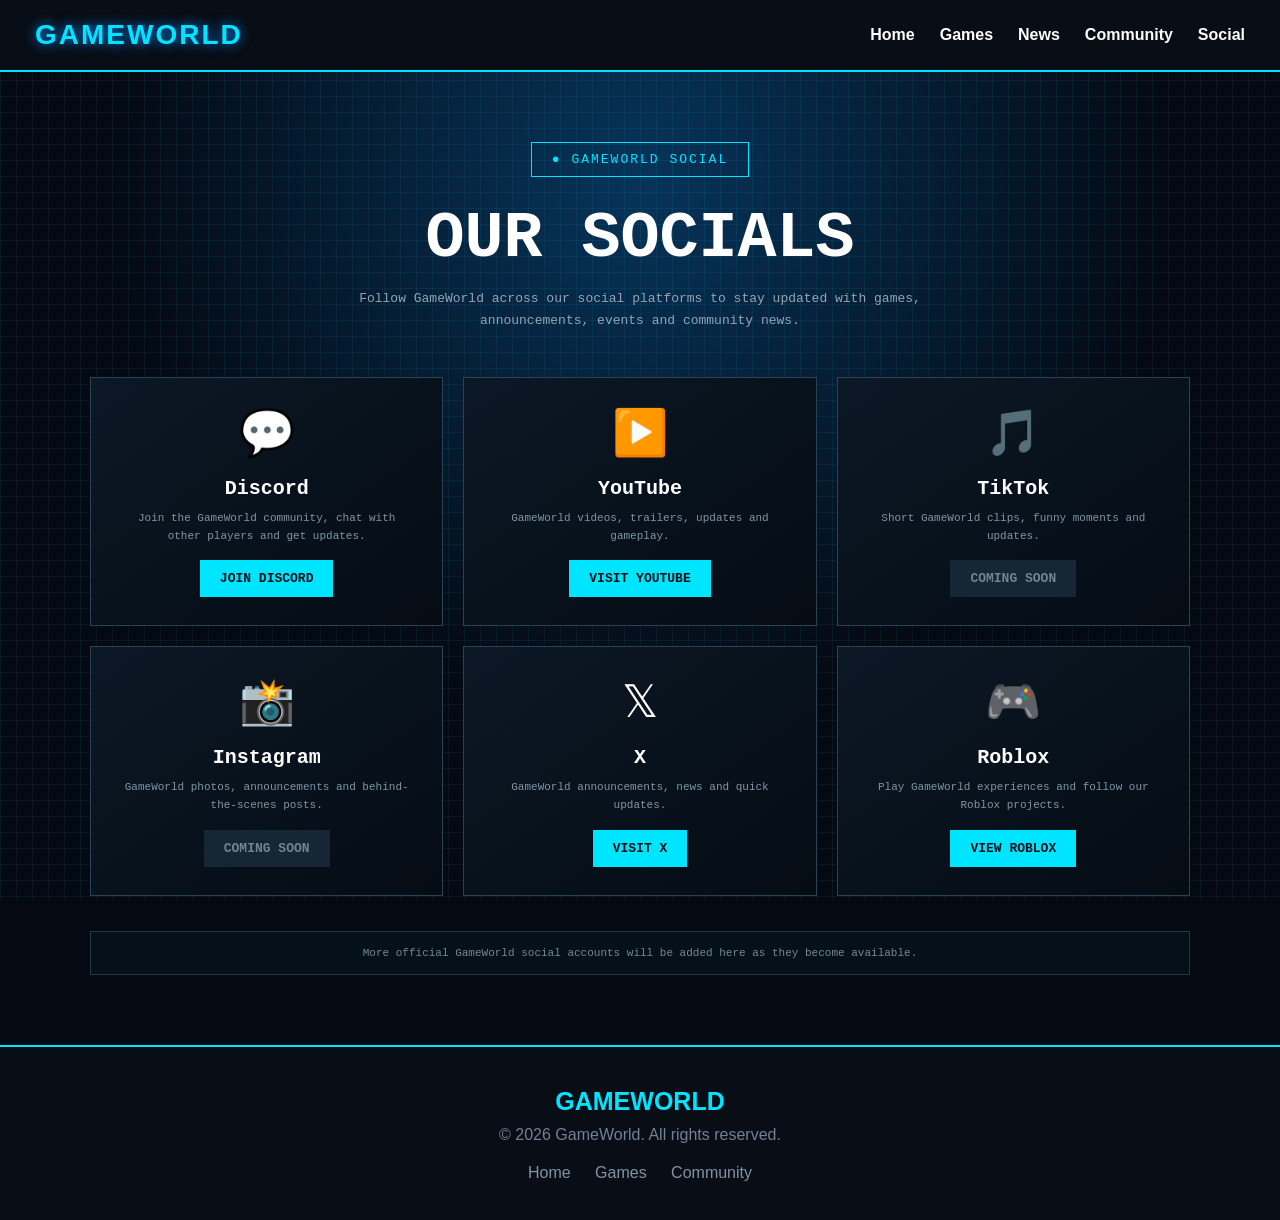
<file: social.html>
<!DOCTYPE html>
<html lang="en">
<head>
    <meta charset="UTF-8">
    <meta name="viewport" content="width=device-width, initial-scale=1.0">

    <title>GameWorld Socials</title>

    <link rel="stylesheet" href="style.css">

    <style>
        /* =====================================================
           SOCIAL PAGE
        ===================================================== */

        .social-page {
            min-height: calc(100vh - 160px);
            padding: 70px 20px;
        }

        .social-container {
            width: min(1100px, 100%);
            margin: auto;
        }

        .social-header {
            text-align: center;
            margin-bottom: 45px;
        }

        .social-header h1 {
            color: white;
            font-family: monospace;
            font-size: clamp(35px, 7vw, 65px);
            margin: 0 0 12px;
        }

        .social-header p {
            color: #8fa7b5;
            font-family: monospace;
            max-width: 650px;
            margin: auto;
            line-height: 1.7;
        }

        .social-grid {
            display: grid;
            grid-template-columns: repeat(3, 1fr);
            gap: 20px;
        }

        .social-card {
            background:
                linear-gradient(
                    145deg,
                    #0b1825,
                    #050c14
                );
            border: 1px solid #294354;
            padding: 28px;
            text-align: center;
            font-family: monospace;
            color: white;
            transition: 0.2s;
            position: relative;
            overflow: hidden;
        }

        .social-card::before {
            content: "";
            position: absolute;
            left: 0;
            right: 0;
            top: 0;
            height: 3px;
            background: #00e5ff;
            opacity: 0;
            transition: 0.2s;
        }

        .social-card:hover {
            transform: translateY(-5px);
            border-color: #00e5ff;
            box-shadow:
                0 0 25px rgba(0, 229, 255, 0.15);
        }

        .social-card:hover::before {
            opacity: 1;
        }

        .social-icon {
            font-size: 45px;
            margin-bottom: 15px;
        }

        .social-card h2 {
            color: white;
            margin: 0 0 10px;
            font-size: 20px;
        }

        .social-card p {
            color: #7f96a5;
            font-size: 11px;
            line-height: 1.6;
            min-height: 35px;
        }

        .social-link {
            display: inline-block;
            margin-top: 15px;
            padding: 11px 20px;
            background: #00e5ff;
            color: #031018;
            text-decoration: none;
            font-weight: bold;
            font-family: monospace;
            transition: 0.2s;
        }

        .social-link:hover {
            background: white;
        }

        .social-link.disabled {
            background: #172634;
            color: #708491;
            cursor: default;
            pointer-events: none;
        }

        .social-note {
            margin-top: 35px;
            padding: 15px;
            border: 1px solid #203746;
            background: rgba(0, 229, 255, 0.03);
            color: #728997;
            text-align: center;
            font-family: monospace;
            font-size: 11px;
        }

        @media (max-width: 850px) {
            .social-grid {
                grid-template-columns: repeat(2, 1fr);
            }
        }

        @media (max-width: 550px) {
            .social-grid {
                grid-template-columns: 1fr;
            }

            .social-page {
                padding: 45px 15px;
            }
        }
    </style>
</head>

<body>

    <!-- HEADER -->
    <header class="header">

        <a href="index.html" class="logo">
            GAMEWORLD
        </a>

        <nav class="nav">

            <a href="index.html#home">
                Home
            </a>

            <a href="index.html#games">
                Games
            </a>

            <a href="index.html#news">
                News
            </a>

            <a href="index.html#community">
                Community
            </a>

            <a href="social.html">
                Social
            </a>

        </nav>

    </header>


    <!-- SOCIAL PAGE -->
    <main class="social-page">

        <div class="social-container">

            <div class="social-header">

                <div class="status">
                    ● GAMEWORLD SOCIAL
                </div>

                <h1>
                    OUR SOCIALS
                </h1>

                <p>
                    Follow GameWorld across our social platforms
                    to stay updated with games, announcements,
                    events and community news.
                </p>

            </div>


            <div class="social-grid">


                <!-- DISCORD -->
                <div class="social-card">

                    <div class="social-icon">
                        💬
                    </div>

                    <h2>
                        Discord
                    </h2>

                    <p>
                        Join the GameWorld community,
                        chat with other players and get updates.
                    </p>

                    <a
                        href="https://discord.gg/JVSktFN2E4"
                        target="_blank"
                        rel="noopener noreferrer"
                        class="social-link"
                    >
                        JOIN DISCORD
                    </a>

                </div>


                <!-- YOUTUBE -->
                <div class="social-card">

                    <div class="social-icon">
                        ▶️
                    </div>

                    <h2>
                        YouTube
                    </h2>

                    <p>
                        GameWorld videos, trailers,
                        updates and gameplay.
                    </p>

                    <a
    href="https://www.youtube.com/@2026-game-world"
    target="_blank"
    rel="noopener noreferrer"
    class="social-link"
>
    VISIT YOUTUBE
</a>
                </div>


                <!-- TIKTOK -->
                <div class="social-card">

                    <div class="social-icon">
                        🎵
                    </div>

                    <h2>
                        TikTok
                    </h2>

                    <p>
                        Short GameWorld clips,
                        funny moments and updates.
                    </p>

                    <span class="social-link disabled">
                        COMING SOON
                    </span>

                </div>


                <!-- INSTAGRAM -->
                <div class="social-card">

                    <div class="social-icon">
                        📸
                    </div>

                    <h2>
                        Instagram
                    </h2>

                    <p>
                        GameWorld photos, announcements
                        and behind-the-scenes posts.
                    </p>

                    <span class="social-link disabled">
                        COMING SOON
                    </span>

                </div>


                <!-- X -->
                <div class="social-card">

                    <div class="social-icon">
                        𝕏
                    </div>

                    <h2>
                        X
                    </h2>

                    <p>
                        GameWorld announcements,
                        news and quick updates.
                    </p>

                    <a
    href="https://x.com/Simoon_2026"
    target="_blank"
    rel="noopener noreferrer"
    class="social-link"
>
    VISIT X
</a>
                    

                </div>


                <!-- ROBLOX -->
                <div class="social-card">

                    <div class="social-icon">
                        🎮
                    </div>

                    <h2>
                        Roblox
                    </h2>

                    <p>
                        Play GameWorld experiences
                        and follow our Roblox projects.
                    </p>

                    <a
    href="https://www.roblox.com/users/11713290452/profile"
    target="_blank"
    rel="noopener noreferrer"
    class="social-link"
>
    VIEW ROBLOX
</a>

                </div>

            </div>


            <div class="social-note">
                More official GameWorld social accounts will be
                added here as they become available.
            </div>

        </div>

    </main>


    <!-- FOOTER -->
    <footer class="footer">

        <div class="footer-logo">
            GAMEWORLD
        </div>

        <p>
            © 2026 GameWorld. All rights reserved.
        </p>

        <div class="footer-links">

            <a href="index.html">
                Home
            </a>

            <a href="index.html#games">
                Games
            </a>

            <a href="index.html#community">
                Community
            </a>

        </div>

    </footer>

</body>
</html>
</file>
<file: style.css>
* {
    margin: 0;
    padding: 0;
    box-sizing: border-box;
}

html {
    scroll-behavior: smooth;
}

body {
    color: white;
    font-family: Arial, Helvetica, sans-serif;

    background-color: #050912;

    background-image:
        linear-gradient(rgba(0, 229, 255, 0.07) 1px, transparent 1px),
        linear-gradient(90deg, rgba(0, 229, 255, 0.07) 1px, transparent 1px),
        radial-gradient(circle at 50% 20%, #07345a 0%, #050912 55%);

    background-size:
        16px 16px,
        16px 16px,
        100% 100%;

    background-attachment: fixed;
}


/* =========================
   HEADER
========================= */

.header {
    position: sticky;
    top: 0;
    z-index: 1000;

    min-height: 72px;

    display: flex;
    align-items: center;
    justify-content: space-between;

    padding: 0 35px;

    background: #080d16;
    border-bottom: 2px solid #00e5ff;
}

.logo {
    color: #00e5ff;
    text-decoration: none;

    font-size: 28px;
    font-weight: 900;
    letter-spacing: 2px;

    text-shadow: 0 0 12px #008cff;
}

.nav {
    display: flex;
    gap: 25px;
}

.nav a {
    color: white;
    text-decoration: none;
    font-weight: bold;
}

.nav a:hover {
    color: #00e5ff;
}


/* =========================
   HERO
========================= */

.hero {
    min-height: 650px;

    display: flex;
    justify-content: center;
    align-items: center;

    text-align: center;

    padding: 80px 20px;

    background:
        radial-gradient(
            circle at center,
            rgba(7, 52, 90, 0.85),
            rgba(5, 9, 18, 0.8) 65%
        );
}

.hero-content {
    max-width: 900px;
}

.status {
    display: inline-block;

    border: 1px solid #00e5ff;

    color: #00e5ff;

    padding: 9px 20px;
    margin-bottom: 25px;

    font-family: monospace;
    letter-spacing: 2px;
}

.hero h1 {
    font-size: clamp(65px, 12vw, 140px);

    color: #00e5ff;

    line-height: 0.9;
    font-weight: 1000;
    letter-spacing: 5px;

    text-shadow:
        6px 6px #0066ff,
        0 0 25px #00e5ff;
}

.hero h2 {
    margin-top: 25px;

    color: #ffe600;

    font-size: 22px;
    letter-spacing: 5px;
}

.hero p {
    max-width: 700px;

    margin: 25px auto;

    color: #c5d4e5;

    font-size: 19px;
    line-height: 1.7;
}


/* =========================
   BUTTONS
========================= */

.hero-buttons {
    display: flex;
    justify-content: center;

    gap: 15px;

    margin-top: 30px;

    flex-wrap: wrap;
}

.primary-btn,
.secondary-btn {
    display: inline-block;

    padding: 14px 25px;

    text-decoration: none;

    font-weight: 900;

    cursor: pointer;
}

.primary-btn {
    background: #ffe600;

    color: #050505;

    border: 2px solid #ffe600;
}

.primary-btn:hover {
    box-shadow: 0 0 20px #ffe600;
}

.secondary-btn {
    background: transparent;

    color: #00e5ff;

    border: 2px solid #00e5ff;
}

.secondary-btn:hover {
    background: #00e5ff;

    color: #050912;
}


/* =========================
   SECTIONS
========================= */

.section {
    padding: 80px 30px;

    border-top: 1px solid #123b50;

    background: rgba(5, 9, 18, 0.88);
}

.section-title {
    text-align: center;

    color: #00e5ff;

    font-size: 40px;

    letter-spacing: 4px;

    margin-bottom: 45px;
}


/* =========================
   GAMES
========================= */

.game-grid {
    max-width: 1100px;

    margin: auto;

    display: grid;

    grid-template-columns: repeat(3, 1fr);

    gap: 25px;
}

.game-card {
    background: #0b1320;

    border: 2px solid #087da5;

    overflow: hidden;

    transition: 0.2s;
}

.game-card:hover {
    transform: translateY(-7px);

    border-color: #00e5ff;

    box-shadow:
        0 0 25px rgba(0, 229, 255, 0.3);
}

.game-image {
    height: 180px;

    display: flex;

    justify-content: center;
    align-items: center;

    background:
        linear-gradient(
            135deg,
            #061a2d,
            #102c4a
        );

    font-size: 70px;
}

.game-info {
    padding: 25px;
}

.game-status {
    color: #00e5ff;

    font-size: 12px;

    font-weight: bold;

    letter-spacing: 2px;
}

.game-info h3 {
    color: #ffe600;

    margin: 12px 0;

    font-size: 23px;
}

.game-info p {
    color: #aebfd0;

    line-height: 1.5;

    margin-bottom: 20px;
}

.game-info button {
    border: none;

    background: #00e5ff;

    color: #050912;

    padding: 11px 22px;

    font-weight: bold;

    cursor: pointer;
}

.game-info button:hover {
    background: #ffe600;
}


/* =========================
   NEWS
========================= */

.news-section {
    background: rgba(7, 12, 21, 0.92);
}

.news-card {
    max-width: 900px;

    margin: auto;

    padding: 30px;

    display: flex;

    justify-content: space-between;
    align-items: center;

    gap: 25px;

    background: #0b1320;

    border: 1px solid #087da5;
}

.news-date {
    color: #00e5ff;

    font-size: 12px;

    letter-spacing: 2px;
}

.news-card h3 {
    color: #ffe600;

    font-size: 25px;

    margin: 10px 0;
}

.news-card p {
    color: #b9c8d8;

    line-height: 1.5;
}

.news-card button {
    padding: 12px 20px;

    background: #00e5ff;

    color: #050912;

    border: none;

    font-weight: bold;

    cursor: pointer;
}


/* =========================
   COMMUNITY
========================= */

.community-section {
    text-align: center;
}

.community-text {
    max-width: 650px;

    margin: 0 auto 30px;

    color: #b9c8d8;

    font-size: 18px;

    line-height: 1.6;
}


/* =========================
   FOOTER
========================= */

.footer {
    padding: 40px 20px;

    text-align: center;

    background: #080d16;

    border-top: 2px solid #00e5ff;
}

.footer-logo {
    color: #00e5ff;

    font-size: 25px;

    font-weight: bold;

    margin-bottom: 10px;
}

.footer p {
    color: #718294;
}

.footer-links {
    margin-top: 20px;
}

.footer-links a {
    color: #8293a5;

    text-decoration: none;

    margin: 0 10px;
}

.footer-links a:hover {
    color: #00e5ff;
}


/* =========================
   GAME SCREEN
========================= */

.game-screen {
    min-height: calc(100vh - 72px);

    padding: 50px 25px;

    display: flex;

    justify-content: center;
    align-items: center;

    background:
        radial-gradient(
            circle at center,
            rgba(0, 80, 130, 0.35),
            transparent 60%
        );
}

.game-window {
    width: min(1100px, 100%);

    min-height: 650px;

    background: #050912;

    border: 3px solid #00e5ff;

    box-shadow:
        0 0 20px rgba(0, 229, 255, 0.4),
        0 0 60px rgba(0, 100, 255, 0.2);

    display: flex;

    flex-direction: column;
}

.game-topbar {
    height: 55px;

    padding: 0 20px;

    display: flex;

    justify-content: space-between;
    align-items: center;

    background: #081522;

    border-bottom: 2px solid #00e5ff;

    color: #00e5ff;

    font-family: monospace;

    font-weight: bold;

    letter-spacing: 1px;
}

.game-world {
    flex: 1;

    min-height: 500px;

    position: relative;

    display: flex;

    flex-direction: column;

    justify-content: center;
    align-items: center;

    overflow: hidden;

    background-color: #07111d;

    background-image:
        linear-gradient(
            rgba(0, 229, 255, 0.08) 1px,
            transparent 1px
        ),
        linear-gradient(
            90deg,
            rgba(0, 229, 255, 0.08) 1px,
            transparent 1px
        );

    background-size: 32px 32px;
}

.game-world::before {
    content: "";

    position: absolute;

    inset: 0;

    background:
        radial-gradient(
            circle at center,
            rgba(0, 229, 255, 0.18),
            transparent 55%
        );

    pointer-events: none;
}

.pixel-character {
    position: relative;

    z-index: 2;

    font-size: 100px;

    image-rendering: pixelated;

    margin-bottom: 20px;

    filter:
        drop-shadow(
            0 0 15px rgba(0, 229, 255, 0.5)
        );
}

.game-title {
    position: relative;

    z-index: 2;

    text-align: center;
}

.game-title h1 {
    margin: 0;

    color: #00e5ff;

    font-size: clamp(45px, 8vw, 90px);

    font-weight: 1000;

    letter-spacing: 5px;

    text-shadow:
        5px 5px #0066ff,
        0 0 25px #00e5ff;
}

.game-title p {
    margin: 15px 0 30px;

    color: #ffe600;

    font-size: 20px;

    font-weight: bold;

    letter-spacing: 5px;
}

.start-game-btn {
    position: relative;

    z-index: 2;

    padding: 16px 35px;

    border: 2px solid #ffe600;

    background: #ffe600;

    color: #050912;

    font-size: 18px;

    font-weight: 900;

    cursor: pointer;

    box-shadow:
        0 0 15px rgba(255, 230, 0, 0.3);
}

.start-game-btn:hover {
    transform: scale(1.05);

    box-shadow:
        0 0 30px rgba(255, 230, 0, 0.7);
}

.game-bottom {
    min-height: 45px;

    padding: 10px 20px;

    display: flex;

    justify-content: center;
    align-items: center;

    gap: 35px;

    flex-wrap: wrap;

    background: #081522;

    border-top: 2px solid #00e5ff;

    color: #8da6b8;

    font-family: monospace;

    font-size: 12px;
}


/* =========================
   MOBILE
========================= */

@media (max-width: 800px) {

    .header {
        height: auto;

        flex-direction: column;

        gap: 15px;

        padding: 20px;
    }

    .nav {
        flex-wrap: wrap;

        justify-content: center;
    }

    .game-grid {
        grid-template-columns: 1fr;
    }

    .news-card {
        flex-direction: column;

        text-align: center;
    }

    .hero h1 {
        font-size: 65px;
    }
}


@media (max-width: 700px) {

    .game-screen {
        padding: 20px 10px;
    }

    .game-window {
        min-height: 550px;
    }

    .game-world {
        min-height: 400px;
    }

    .pixel-character {
        font-size: 70px;
    }

    .game-title h1 {
        font-size: 45px;
    }

    .game-bottom {
        gap: 15px;
    }
}
</file>
